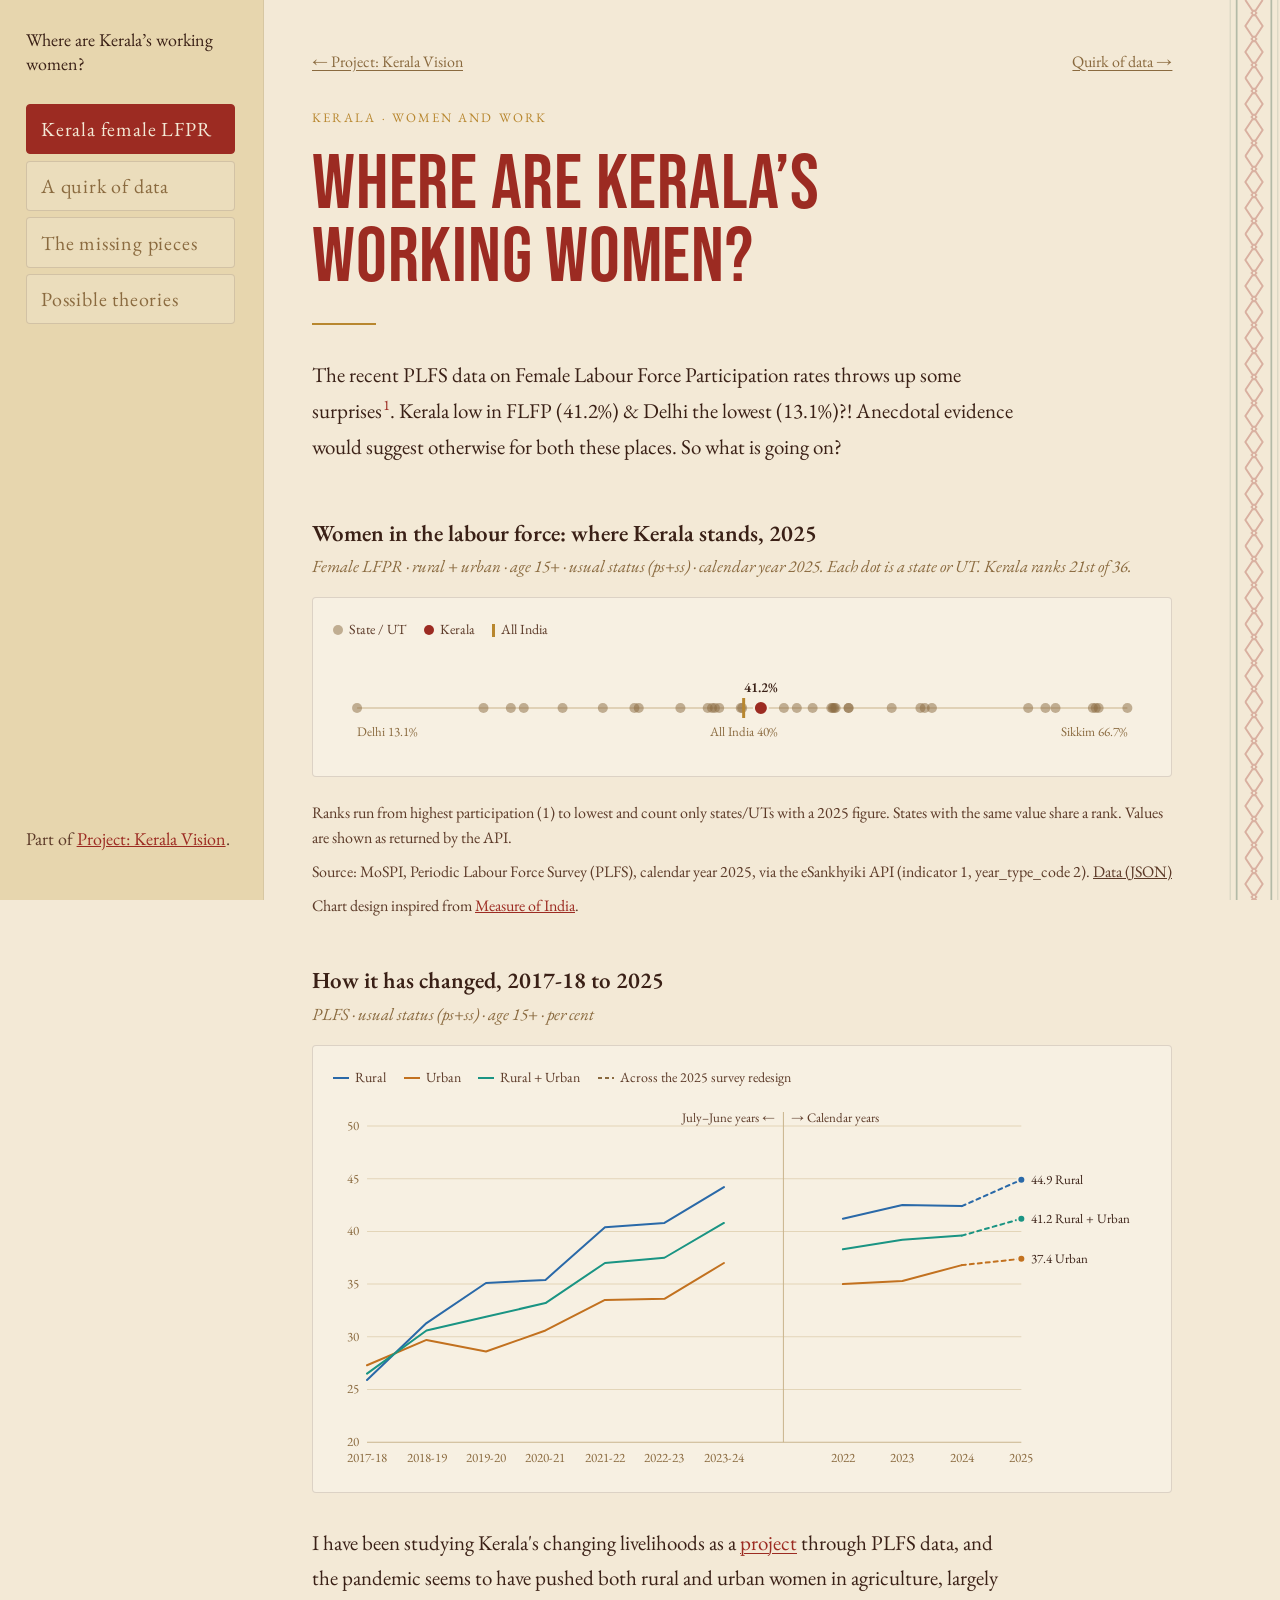
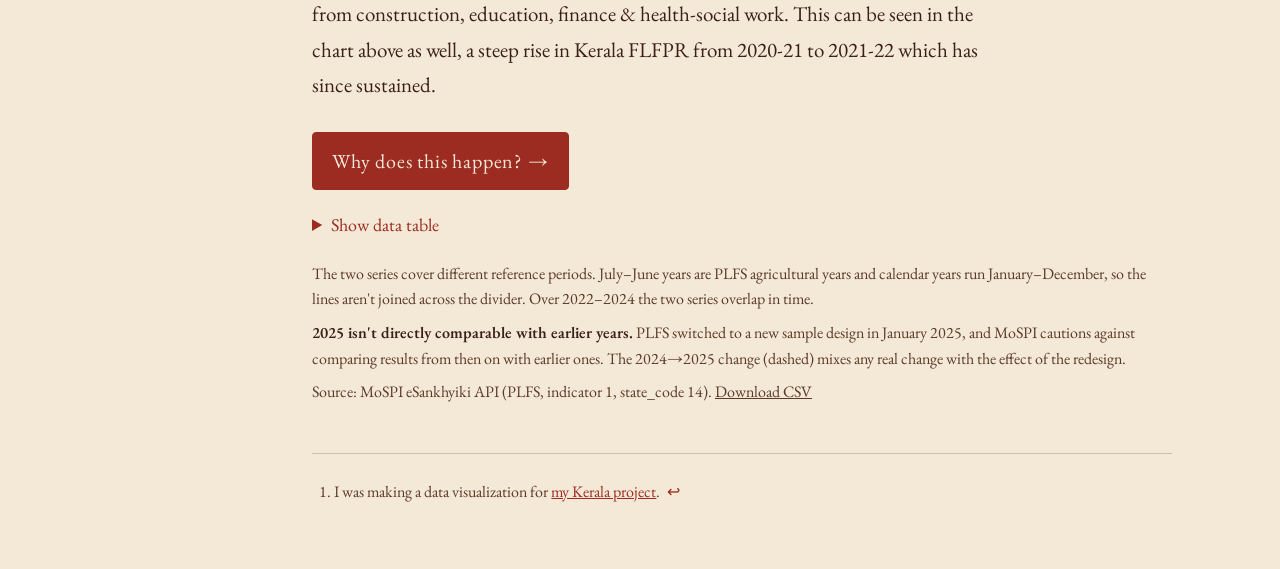
<file: index.html>
<!doctype html>
<html lang="en">
<head>
<meta charset="utf-8">
<meta name="viewport" content="width=device-width, initial-scale=1">
<title>Kerala Female LFPR</title>
<meta name="description" content="PLFS data puts Kerala in the middle on female labour force participation (41.2%) and Delhi last (13.1%). What is going on?">
<meta property="og:type" content="website">
<meta property="og:site_name" content="Where are Kerala’s working women?">
<meta property="og:title" content="Where are Kerala’s working women?">
<meta property="og:description" content="PLFS data puts Kerala in the middle on female labour force participation (41.2%) and Delhi last (13.1%). What is going on?">
<meta property="og:url" content="https://kaustubh-misra.github.io/kerala-flfpr/">
<meta property="og:image" content="https://kaustubh-misra.github.io/kerala-flfpr/assets/social-card-two-women.jpg">
<meta property="og:image:width" content="1200">
<meta property="og:image:height" content="630">
<meta property="og:image:alt" content="Where are Kerala’s working women? Title card with B. Prabha’s painting Two Women.">
<meta name="twitter:card" content="summary_large_image">
<meta name="twitter:title" content="Where are Kerala’s working women?">
<meta name="twitter:description" content="PLFS data puts Kerala in the middle on female labour force participation (41.2%) and Delhi last (13.1%). What is going on?">
<meta name="twitter:image" content="https://kaustubh-misra.github.io/kerala-flfpr/assets/social-card-two-women.jpg">
<link rel="preconnect" href="https://fonts.googleapis.com">
<link rel="preconnect" href="https://fonts.gstatic.com" crossorigin>
<link rel="stylesheet" href="https://fonts.googleapis.com/css2?family=Bebas+Neue&family=EB+Garamond:ital,wght@0,400;0,500;0,600;0,700;1,400&display=swap">
<link rel="stylesheet" href="theme.css">
<style>
  #table th:nth-child(2), #table td:nth-child(2) { text-align: left; }
</style>
</head>
<body>
<aside class="kv-panel">
  <nav class="kv-nav" aria-label="Pages">
    <a class="kv-wordmark" href="index.html">Where are Kerala’s working women?</a>
    <a href="index.html" aria-current="page">Kerala female LFPR</a>
    <a href="tiers.html">A quirk of data</a>
    <a href="missing-pieces.html">The missing pieces</a>
    <a href="possible-theories.html">Possible theories</a>
  </nav>
  <p class="kv-about">Part of <a href="https://kaustubh-misra.github.io/kerala-vision/kerala-vision/index.html" target="_blank" rel="noopener">Project: Kerala Vision</a>.</p>
</aside>
<div class="kv-watermark" aria-hidden="true"></div>
<main>
  <div class="nav"><a href="https://kaustubh-misra.github.io/kerala-vision/kerala-vision/index.html">← Project: Kerala Vision</a><a class="next" href="tiers.html">Quirk of data →</a></div>

  <header class="hero">
    <p class="eyebrow">Kerala · Women and work</p>
    <h1>Where are Kerala’s working women?</h1>
    <div class="rule"></div>
    <div class="blurb">
      <p>The recent PLFS data on Female Labour Force Participation rates throws up some surprises<sup class="fnref"><a href="#fn1" id="fnref1" aria-describedby="fn-label">1</a></sup>. Kerala low in FLFP (41.2%) &amp; Delhi the lowest (13.1%)?! Anecdotal evidence would suggest otherwise for both these places. So what is going on?</p>
    </div>
  </header>

  <section class="strip-section">
    <h2>Women in the labour force: where Kerala stands, 2025</h2>
    <p class="sub" id="stripSub">Female LFPR · rural + urban · age 15+ · usual status (ps+ss) · calendar year 2025. Each dot is a state or UT.</p>
    <div class="card" id="stripCard">
      <div class="legend" aria-hidden="true">
        <span><i class="dot dot-state"></i>State / UT</span>
        <span><i class="dot dot-kerala"></i>Kerala</span>
        <span><i class="tickkey"></i>All India</span>
      </div>
      <div id="strip" class="chartwrap"><p class="err">Loading…</p></div>
      <div class="tooltip" id="stripTip" role="status" aria-live="polite"></div>
    </div>
    <div class="notes">
      <p>Ranks run from highest participation (1) to lowest and count only states/UTs with a 2025 figure. States with the same value share a rank. Values are shown as returned by the API.</p>
      <p>Source: MoSPI, Periodic Labour Force Survey (PLFS), calendar year 2025, via the eSankhyiki API (indicator 1, year_type_code 2). <a href="strip_2025.json" style="color:inherit">Data (JSON)</a></p>
      <p>Chart design inspired from <a href="https://measure.thisindianlife.today/states/kerala/#deeper" target="_blank" rel="noopener">Measure of India</a>.</p>
    </div>
  </section>

  <h2 class="trend-h">How it has changed, 2017-18 to 2025</h2>
  <p class="sub">PLFS · usual status (ps+ss) · age 15+ · per cent</p>

  <div class="card" id="card">
    <div class="legend" id="legend"></div>
    <div id="chart" class="chartwrap"><p class="err">Loading…</p></div>
    <div class="tooltip" id="tip" role="status" aria-live="polite"></div>
  </div>

  <div class="blurb" style="margin-top: 1.5em;">
    <p>I have been studying Kerala's changing livelihoods as a <a href="https://kaustubh-misra.github.io/kerala-vision/kerala-vision/livelihoods.html" target="_blank" rel="noopener">project</a> through PLFS data, and the pandemic seems to have pushed both rural and urban women in agriculture, largely from construction, education, finance &amp; health-social work. This can be seen in the chart above as well, a steep rise in Kerala FLFPR from 2020-21 to 2021-22 which has since sustained.</p>
    <a class="btn-next" href="tiers.html">Why does this happen? →</a>
  </div>

  <details>
    <summary>Show data table</summary>
    <div class="tablewrap"><table id="table"></table></div>
  </details>

  <div class="notes">
    <p>The two series cover different reference periods. July–June years are PLFS agricultural years and calendar years run January–December, so the lines aren't joined across the divider. Over 2022–2024 the two series overlap in time.</p>
    <p><strong>2025 isn't directly comparable with earlier years.</strong> PLFS switched to a new sample design in January 2025, and MoSPI cautions against comparing results from then on with earlier ones. The 2024→2025 change (dashed) mixes any real change with the effect of the redesign.</p>
    <p>Source: MoSPI eSankhyiki API (PLFS, indicator 1, state_code 14). <a href="kerala_female_lfpr.csv" style="color:inherit">Download CSV</a></p>
  </div>

  <footer class="footnotes">
    <h2 id="fn-label" class="visually-hidden">Footnotes</h2>
    <ol>
      <li id="fn1">I was making a data visualization for <a href="https://kaustubh-misra.github.io/kerala-vision/kerala-vision/index.html" target="_blank" rel="noopener">my Kerala project</a>. <a href="#fnref1" class="fnback" aria-label="Back to text">↩</a></li>
    </ol>
  </footer>

</main>

<script>
const SERIES = [
  { key: "Rural",       label: "Rural",         color: "--series-1" },
  { key: "Urban",       label: "Urban",         color: "--series-2" },
  { key: "Rural+Urban", label: "Rural + Urban", color: "--series-3" },
];
const SVGNS = "http://www.w3.org/2000/svg";

// Draw at the container's real width (so text keeps its size on phones) and
// redraw whenever that width changes, e.g. on rotation.
function whenSized(host, draw) {
  let w = 0;
  new ResizeObserver(() => {
    const nw = Math.round(host.clientWidth);
    if (nw && nw !== w) { w = nw; draw(); }
  }).observe(host);
}
// First year collected under the January 2025 PLFS sample redesign
const REDESIGN_YEAR = "2025";

function el(name, attrs, parent) {
  const e = document.createElementNS(SVGNS, name);
  for (const k in attrs) e.setAttribute(k, attrs[k]);
  if (parent) parent.appendChild(e);
  return e;
}

function parseCSV(text) {
  const lines = text.trim().split(/\r?\n/);
  const head = lines[0].split(",");
  return lines.slice(1).map(l => {
    const cells = l.split(",");
    const row = {};
    head.forEach((h, i) => row[h] = cells[i]);
    return row;
  });
}

function buildLegend() {
  const legend = document.getElementById("legend");
  SERIES.forEach(s => {
    const item = document.createElement("span");
    const key = document.createElement("i");
    key.className = "key";
    key.style.background = `var(${s.color})`;
    item.appendChild(key);
    item.appendChild(document.createTextNode(s.label));
    legend.appendChild(item);
  });
  const item = document.createElement("span");
  const key = document.createElement("i");
  key.className = "key dashed";
  item.appendChild(key);
  item.appendChild(document.createTextNode("Across the 2025 survey redesign"));
  legend.appendChild(item);
}

function buildTable(rows) {
  const t = document.getElementById("table");
  const hr = t.createTHead().insertRow();
  ["Year", "Series", "Rural", "Urban", "Rural+Urban"].forEach(h => {
    const th = document.createElement("th"); th.textContent = h; hr.appendChild(th);
  });
  const tb = t.createTBody();
  rows.forEach(r => {
    const tr = tb.insertRow();
    [r.Year, r.Series, r.Rural, r.Urban, r["Rural+Urban"]].forEach(v => { tr.insertCell().textContent = v; });
  });
}

function draw(rows) {
  const host = document.getElementById("chart");
  host.textContent = "";
  const W = Math.max(300, host.clientWidth), compact = W < 560;
  const H = compact ? 300 : 380;
  const m = { top: 28, right: compact ? 44 : 130, bottom: 36, left: 34 };
  const iw = W - m.left - m.right, ih = H - m.top - m.bottom;

  // x slots: one per row, plus one extra slot of air between the two series
  const gapAfter = rows.findIndex((r, i) => i > 0 && r.Series !== rows[i - 1].Series);
  const slots = rows.length + (gapAfter > 0 ? 1 : 0);
  const step = iw / (slots - 1);
  const xs = rows.map((r, i) => m.left + (i + (gapAfter > 0 && i >= gapAfter ? 1 : 0)) * step);

  const yMin = 20, yMax = 50;
  const y = v => m.top + ih - (v - yMin) / (yMax - yMin) * ih;

  const svg = el("svg", {
    viewBox: `0 0 ${W} ${H}`, class: "chart", tabindex: "0", role: "img",
    "aria-label": "Line chart of Kerala female LFPR by sector, 2017-18 to 2025. Use left and right arrow keys to step through years."
  }, host);

  // gridlines + y ticks
  for (let v = yMin; v <= yMax; v += 5) {
    el("line", { x1: m.left, x2: W - m.right, y1: y(v), y2: y(v),
      stroke: v === yMin ? "var(--axis)" : "var(--grid)", "stroke-width": 1 }, svg);
    const t = el("text", { x: m.left - 8, y: y(v) + 4, "text-anchor": "end", class: "tick" }, svg);
    t.textContent = v;
  }
  // x ticks, right to left, skipping any that would crowd the one after it
  let nextLeft = Infinity;
  for (let i = rows.length - 1; i >= 0; i--) {
    const half = rows[i].Year.length * 3.5;
    if (xs[i] + half > nextLeft - 6) continue;
    const t = el("text", { x: xs[i], y: H - m.bottom + 20, "text-anchor": "middle", class: "tick" }, svg);
    t.textContent = rows[i].Year;
    nextLeft = xs[i] - half;
  }

  // divider between the two series
  if (gapAfter > 0) {
    const dx = (xs[gapAfter - 1] + xs[gapAfter]) / 2;
    el("line", { x1: dx, x2: dx, y1: m.top - 14, y2: m.top + ih, stroke: "var(--axis)", "stroke-width": 1 }, svg);
    const a = el("text", { x: dx - 8, y: m.top - 4, "text-anchor": "end", class: "era" }, svg);
    a.textContent = compact ? "Jul–Jun ←" : "July–June years ←";
    const b = el("text", { x: dx + 8, y: m.top - 4, "text-anchor": "start", class: "era" }, svg);
    b.textContent = compact ? "→ Calendar" : "→ Calendar years";
  }

  // lines, one path per (series, period) so periods aren't joined
  const groups = gapAfter > 0 ? [[0, gapAfter], [gapAfter, rows.length]] : [[0, rows.length]];
  // within each period, consecutive points join solid unless the second one is the
  // first year under the redesign, in which case that segment is dashed
  const pt = (s, i) => `${xs[i]},${y(parseFloat(rows[i][s.key]))}`;
  SERIES.forEach(s => {
    groups.forEach(([a, b]) => {
      let d = "";
      for (let i = a; i < b; i++) {
        const breaks = i > a && rows[i].Year === REDESIGN_YEAR;
        if (breaks) {
          el("path", { d: `M${pt(s, i - 1)}L${pt(s, i)}`, fill: "none", stroke: `var(${s.color})`,
            "stroke-width": 2, "stroke-dasharray": "4 4", "stroke-linecap": "round" }, svg);
        }
        d += `${i === a || breaks ? "M" : "L"}${pt(s, i)}`;
      }
      el("path", { d, fill: "none", stroke: `var(${s.color})`, "stroke-width": 2,
        "stroke-linejoin": "round", "stroke-linecap": "round" }, svg);
    });
  });

  // end dots + direct labels at the last point
  const last = rows.length - 1;
  SERIES.forEach(s => {
    const v = rows[last][s.key];
    el("circle", { cx: xs[last], cy: y(parseFloat(v)), r: 4, fill: `var(${s.color})`,
      stroke: "var(--surface-1)", "stroke-width": 2 }, svg);
    const t = el("text", { x: xs[last] + 10, y: y(parseFloat(v)) + 4, class: "endlabel" }, svg);
    t.textContent = compact ? v : `${v} ${s.label}`;
  });

  // hover layer: crosshair + per-series dots, snapping to the nearest year
  const hover = el("g", { opacity: 0 }, svg);
  const cross = el("line", { y1: m.top, y2: m.top + ih, stroke: "var(--axis)", "stroke-width": 1 }, hover);
  const hdots = SERIES.map(s => el("circle", { r: 4, fill: `var(${s.color})`,
    stroke: "var(--surface-1)", "stroke-width": 2 }, hover));
  const tip = document.getElementById("tip");
  const card = document.getElementById("card");

  function show(i) {
    const r = rows[i];
    cross.setAttribute("x1", xs[i]); cross.setAttribute("x2", xs[i]);
    SERIES.forEach((s, k) => {
      hdots[k].setAttribute("cx", xs[i]);
      hdots[k].setAttribute("cy", y(parseFloat(r[s.key])));
    });
    hover.setAttribute("opacity", 1);

    tip.textContent = "";
    const hd = document.createElement("div");
    hd.className = "hd";
    hd.textContent = `${r.Year} · ${r.Series === "Calendar" ? "Calendar year" : "July–June"}` +
      (r.Year === REDESIGN_YEAR ? " · new survey design" : "");
    tip.appendChild(hd);
    SERIES.forEach(s => {
      const row = document.createElement("div"); row.className = "row";
      const key = document.createElement("i"); key.className = "key"; key.style.background = `var(${s.color})`;
      const b = document.createElement("b"); b.textContent = r[s.key];
      const lab = document.createElement("span"); lab.textContent = s.label;
      row.append(key, b, lab);
      tip.appendChild(row);
    });

    const box = svg.getBoundingClientRect(), cbox = card.getBoundingClientRect();
    const scale = box.width / W;
    let left = box.left - cbox.left + xs[i] * scale + 14;
    if (left + tip.offsetWidth > cbox.width - 8) left -= tip.offsetWidth + 28;
    tip.style.left = `${Math.max(8, left)}px`;
    tip.style.top = `${box.top - cbox.top + m.top * scale}px`;
    tip.style.opacity = 1;
  }
  function hide() { hover.setAttribute("opacity", 0); tip.style.opacity = 0; }

  let cur = -1;
  const hit = el("rect", { x: m.left - step / 2, y: m.top, width: iw + step, height: ih, fill: "transparent" }, svg);
  const pick = e => {
    const p = svg.createSVGPoint(); p.x = e.clientX; p.y = e.clientY;
    const px = p.matrixTransform(svg.getScreenCTM().inverse()).x;
    let best = 0;
    xs.forEach((x, i) => { if (Math.abs(x - px) < Math.abs(xs[best] - px)) best = i; });
    cur = best; show(best);
  };
  hit.addEventListener("pointermove", pick);
  hit.addEventListener("pointerdown", pick);
  hit.addEventListener("pointerleave", e => { if (e.pointerType !== "touch") hide(); });
  document.addEventListener("pointerdown", e => { if (svg.isConnected && !svg.contains(e.target)) hide(); });
  svg.addEventListener("keydown", e => {
    if (e.key === "ArrowRight") cur = Math.min(rows.length - 1, cur + 1);
    else if (e.key === "ArrowLeft") cur = Math.max(0, cur < 0 ? 0 : cur - 1);
    else if (e.key === "Escape") { hide(); return; }
    else return;
    e.preventDefault(); show(cur);
  });
  svg.addEventListener("blur", hide);
}

buildLegend();
fetch("kerala_female_lfpr.csv")
  .then(r => { if (!r.ok) throw new Error(r.status); return r.text(); })
  .then(text => { const rows = parseCSV(text); whenSized(document.getElementById("chart"), () => draw(rows)); buildTable(rows); })
  .catch(() => {
    const host = document.getElementById("chart");
    host.innerHTML = '<p class="err">Couldn\'t load kerala_female_lfpr.csv. Serve this folder over HTTP (opening the file directly won\'t work).</p>';
  });
</script>

<script>
// Strip plot: every state's 2025 female LFPR on one line, Kerala highlighted
(function () {
  const NS = "http://www.w3.org/2000/svg";
  const HIGHLIGHT = "Kerala";
  const mk = (name, attrs, parent) => {
    const e = document.createElementNS(NS, name);
    for (const k in attrs) e.setAttribute(k, attrs[k]);
    if (parent) parent.appendChild(e);
    return e;
  };
  const ordinal = n => n + ({ 1: "st", 2: "nd", 3: "rd" }[(n % 100 > 10 && n % 100 < 14) ? 0 : n % 10] || "th");

  function draw(d) {
    const states = d.states.map(s => ({ ...s, v: parseFloat(s.value) })).sort((a, b) => a.v - b.v);
    const N = states.length;
    const rank = v => 1 + states.filter(s => s.v > v).length;
    const hl = states.find(s => s.state === HIGHLIGHT);

    if (hl) {
      // added once; the chart itself redraws on resize
      const subEl = document.getElementById("stripSub");
      if (!subEl.dataset.ranked) { subEl.append(` ${HIGHLIGHT} ranks ${ordinal(rank(hl.v))} of ${N}.`); subEl.dataset.ranked = "1"; }
    }

    const host = document.getElementById("strip");
    host.textContent = "";
    const W = Math.max(300, host.clientWidth), H = 112, ly = 58;
    const m = { left: 24, right: 24 };
    const min = states[0].v, max = states[N - 1].v;
    const x = v => m.left + (v - min) / (max - min) * (W - m.left - m.right);

    const svg = mk("svg", { viewBox: `0 0 ${W} ${H}`, class: "chart", tabindex: "0", role: "img",
      "aria-label": `Strip plot of female LFPR in 2025 across ${N} states and UTs. ` +
        (hl ? `${HIGHLIGHT} is ${hl.value}%, ranked ${rank(hl.v)} of ${N}. ` : "") +
        "Use left and right arrow keys to step through states." }, host);

    mk("line", { x1: x(min), x2: x(max), y1: ly, y2: ly, stroke: "var(--axis)", "stroke-width": 1 }, svg);
    states.filter(s => s !== hl).forEach(s => {
      mk("circle", { cx: x(s.v), cy: ly, r: 5, fill: "var(--text-muted)", "fill-opacity": 0.5 }, svg);
    });

    // All-India tick, labelled below when it clears the end labels
    const ai = parseFloat(d.all_india);
    let aiLabel = null;
    if (Number.isFinite(ai)) {
      mk("line", { x1: x(ai), x2: x(ai), y1: ly - 10, y2: ly + 10, stroke: "var(--india)", "stroke-width": 3 }, svg);
      if (x(ai) - x(min) > 110 && x(max) - x(ai) > 110)
        aiLabel = mk("text", { x: x(ai), y: ly + 28, "text-anchor": "middle", class: "tick" }, svg);
      if (aiLabel) aiLabel.textContent = `All India ${d.all_india}%`;
    }

    // lowest and highest at the ends (ties share the label)
    const names = v => states.filter(s => s.v === v).map(s => s.state).join(", ");
    const lo = mk("text", { x: x(min), y: ly + 28, "text-anchor": "start", class: "tick" }, svg);
    lo.textContent = `${names(min)} ${states[0].value}%`;
    const hi = mk("text", { x: x(max), y: ly + 28, "text-anchor": "end", class: "tick" }, svg);
    hi.textContent = `${names(max)} ${states[N - 1].value}%`;
    if (aiLabel) {
      const a = aiLabel.getBBox(), l = lo.getBBox(), h = hi.getBBox();
      if (a.x < l.x + l.width + 8 || a.x + a.width > h.x - 8) aiLabel.remove();
    }

    if (hl) {
      mk("circle", { cx: x(hl.v), cy: ly, r: 7, fill: "var(--kerala)", stroke: "var(--surface-1)", "stroke-width": 2 }, svg);
      mk("text", { x: x(hl.v), y: ly - 16, "text-anchor": "middle", class: "valuelabel" }, svg).textContent = `${hl.value}%`;
    }

    // hover / keyboard: nearest dot, ties listed together
    const ring = mk("circle", { r: 8, fill: "none", stroke: "var(--text-primary)", "stroke-width": 1.5, opacity: 0, "pointer-events": "none" }, svg);
    const tip = document.getElementById("stripTip");
    const card = document.getElementById("stripCard");

    function show(i) {
      const s = states[i];
      const group = states.filter(t => t.v === s.v);
      ring.setAttribute("cx", x(s.v)); ring.setAttribute("cy", ly); ring.setAttribute("opacity", 1);
      tip.textContent = "";
      const hd = document.createElement("div"); hd.className = "hd";
      hd.textContent = group.map(t => t.state).join(", ");
      const row = document.createElement("div"); row.className = "row";
      const b = document.createElement("b"); b.textContent = `${s.value}%`;
      const r = document.createElement("span"); r.className = "rank";
      r.textContent = `${group.length > 1 ? "joint " : ""}${ordinal(rank(s.v))} of ${N}`;
      row.append(b, r);
      tip.append(hd, row);
      const box = svg.getBoundingClientRect(), cbox = card.getBoundingClientRect();
      const scale = box.width / W;
      let left = box.left - cbox.left + x(s.v) * scale - tip.offsetWidth / 2;
      left = Math.min(Math.max(8, left), cbox.width - tip.offsetWidth - 8);
      tip.style.left = `${left}px`;
      tip.style.top = `${box.top - cbox.top + (ly - 14) * scale - tip.offsetHeight - 8}px`;
      tip.style.opacity = 1;
    }
    function hide() { ring.setAttribute("opacity", 0); tip.style.opacity = 0; }

    let cur = hl ? states.indexOf(hl) : 0;
    const hit = mk("rect", { x: 0, y: ly - 24, width: W, height: 48, fill: "transparent" }, svg);
    const pick = e => {
      const p = svg.createSVGPoint(); p.x = e.clientX; p.y = e.clientY;
      const px = p.matrixTransform(svg.getScreenCTM().inverse()).x;
      let best = 0;
      states.forEach((s, i) => { if (Math.abs(x(s.v) - px) < Math.abs(x(states[best].v) - px)) best = i; });
      if (Math.abs(x(states[best].v) - px) > 24) return hide();
      cur = best; show(best);
    };
    hit.addEventListener("pointermove", pick);
    hit.addEventListener("pointerdown", pick);
    hit.addEventListener("pointerleave", e => { if (e.pointerType !== "touch") hide(); });
    // a tap keeps its tooltip until the next tap elsewhere
    document.addEventListener("pointerdown", e => { if (svg.isConnected && !svg.contains(e.target)) hide(); });
    svg.addEventListener("keydown", e => {
      if (e.key === "ArrowRight") cur = Math.min(N - 1, cur + 1);
      else if (e.key === "ArrowLeft") cur = Math.max(0, cur - 1);
      else if (e.key === "Escape") { hide(); return; }
      else return;
      e.preventDefault(); show(cur);
    });
    svg.addEventListener("focus", () => show(cur));
    svg.addEventListener("blur", hide);
  }

  fetch("strip_2025.json")
    .then(r => { if (!r.ok) throw new Error(r.status); return r.json(); })
    .then(d => whenSized(document.getElementById("strip"), () => draw(d)))
    .catch(() => {
      document.getElementById("strip").innerHTML = '<p class="err">Couldn\'t load strip_2025.json.</p>';
    });
})();
</script>
</body>
</html>
</file>
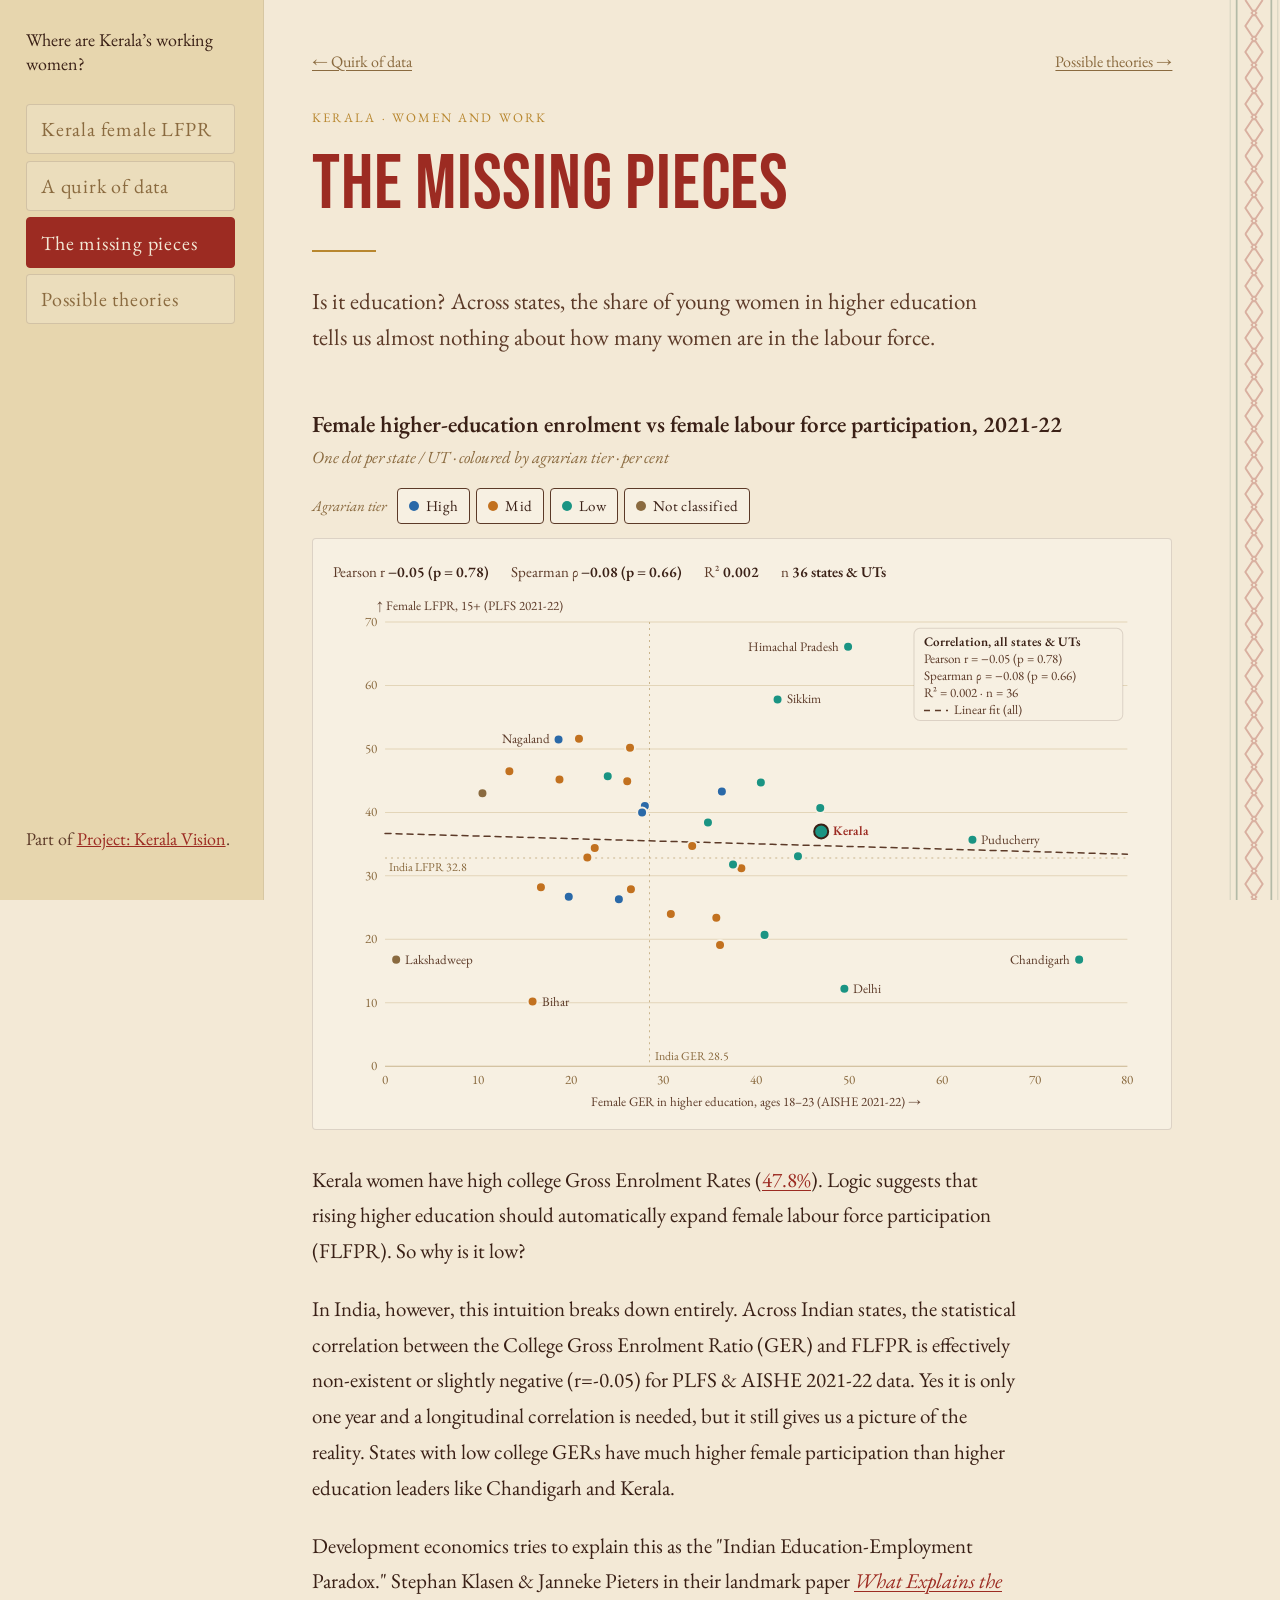
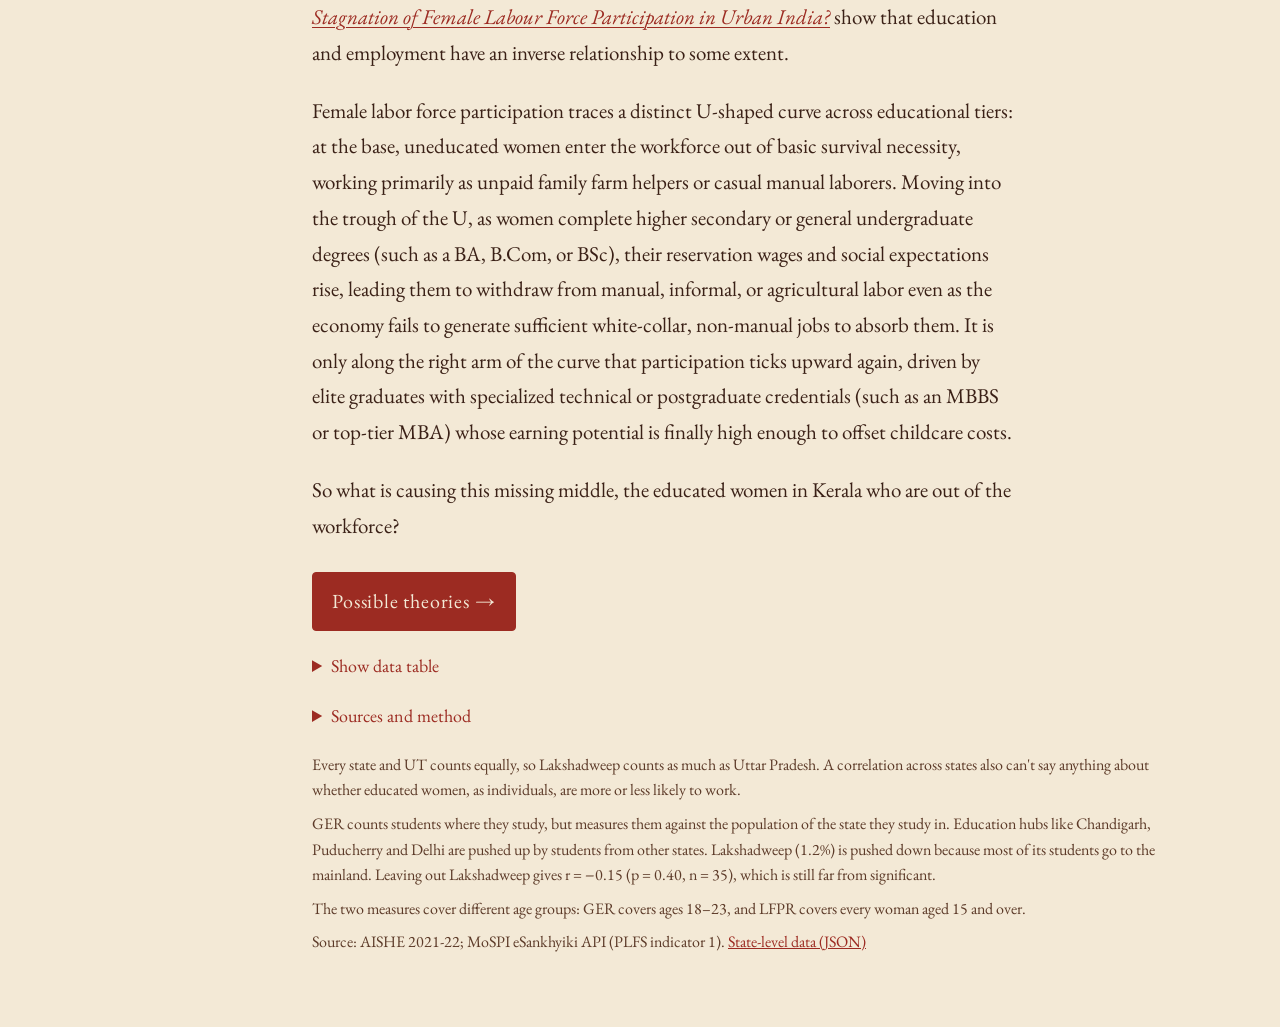
<file: missing-pieces.html>
<!doctype html>
<html lang="en">
<head>
<meta charset="utf-8">
<meta name="viewport" content="width=device-width, initial-scale=1">
<title>The Missing Pieces</title>
<meta name="description" content="PLFS data puts Kerala in the middle on female labour force participation (41.2%) and Delhi last (13.1%). What is going on?">
<meta property="og:type" content="website">
<meta property="og:site_name" content="Where are Kerala’s working women?">
<meta property="og:title" content="The missing pieces · Where are Kerala’s working women?">
<meta property="og:description" content="PLFS data puts Kerala in the middle on female labour force participation (41.2%) and Delhi last (13.1%). What is going on?">
<meta property="og:url" content="https://kaustubh-misra.github.io/kerala-flfpr/missing-pieces.html">
<meta property="og:image" content="https://kaustubh-misra.github.io/kerala-flfpr/assets/social-card-two-women.jpg">
<meta property="og:image:width" content="1200">
<meta property="og:image:height" content="630">
<meta property="og:image:alt" content="Where are Kerala’s working women? Title card with B. Prabha’s painting Two Women.">
<meta name="twitter:card" content="summary_large_image">
<meta name="twitter:title" content="The missing pieces · Where are Kerala’s working women?">
<meta name="twitter:description" content="PLFS data puts Kerala in the middle on female labour force participation (41.2%) and Delhi last (13.1%). What is going on?">
<meta name="twitter:image" content="https://kaustubh-misra.github.io/kerala-flfpr/assets/social-card-two-women.jpg">
<link rel="preconnect" href="https://fonts.googleapis.com">
<link rel="preconnect" href="https://fonts.gstatic.com" crossorigin>
<link rel="stylesheet" href="https://fonts.googleapis.com/css2?family=Bebas+Neue&family=EB+Garamond:ital,wght@0,400;0,500;0,600;0,700;1,400&display=swap">
<link rel="stylesheet" href="theme.css">

</head>
<body>
<aside class="kv-panel">
  <nav class="kv-nav" aria-label="Pages">
    <a class="kv-wordmark" href="index.html">Where are Kerala’s working women?</a>
    <a href="index.html">Kerala female LFPR</a>
    <a href="tiers.html">A quirk of data</a>
    <a href="missing-pieces.html" aria-current="page">The missing pieces</a>
    <a href="possible-theories.html">Possible theories</a>
  </nav>
  <p class="kv-about">Part of <a href="https://kaustubh-misra.github.io/kerala-vision/kerala-vision/index.html" target="_blank" rel="noopener">Project: Kerala Vision</a>.</p>
</aside>
<div class="kv-watermark" aria-hidden="true"></div>
<main>
  <div class="nav"><a href="tiers.html">← Quirk of data</a><a class="next" href="possible-theories.html">Possible theories →</a></div>
  <header class="hero">
    <p class="eyebrow">Kerala · Women and work</p>
    <h1>The missing pieces</h1>
    <div class="rule"></div>
    <div class="blurb">
      <p class="lead">Is it education? Across states, the share of young women in higher education tells us almost nothing about how many women are in the labour force.</p>
    </div>
  </header>

  <h2 class="chart-h">Female higher-education enrolment vs female labour force participation, 2021-22</h2>
  <p class="sub">One dot per state / UT · coloured by agrarian tier · per cent</p>

  <div class="controls">
    <div class="group" role="group" aria-label="Agrarian tier" id="tierGroup">
      <span class="group-label">Agrarian tier</span>
    </div>
  </div>

  <div class="card" id="card">
    <div class="stats" id="stats"></div>
    <div id="chart" class="chartwrap"><p class="err">Loading…</p></div>
    <div class="tooltip" id="tip" role="status" aria-live="polite"></div>
  </div>

  <div class="blurb" style="margin-top: 1.5em;">
    <p>Kerala women have high college Gross Enrolment Rates (<a href="https://aishe.gov.in/document/aishe-final-report-2021-22/" target="_blank" rel="noopener">47.8%</a>). Logic suggests that rising higher education should automatically expand female labour force participation (FLFPR). So why is it low?</p>
    <p>In India, however, this intuition breaks down entirely. Across Indian states, the statistical correlation between the College Gross Enrolment Ratio (GER) and FLFPR is effectively non-existent or slightly negative (r=-0.05) for PLFS &amp; AISHE 2021-22 data. Yes it is only one year and a longitudinal correlation is needed, but it still gives us a picture of the reality. States with low college GERs have much higher female participation than higher education leaders like Chandigarh and Kerala.</p>
    <p>Development economics tries to explain this as the "Indian Education-Employment Paradox." Stephan Klasen &amp; Janneke Pieters in their landmark paper <a href="https://documents1.worldbank.org/curated/en/466621488434287942/pdf/112477-JRN-PUBLIC-WBER-2015-29-3-what-explains-the-stagnation-of-female-labor-force-participation-in-urban-india-Copy.pdf" target="_blank" rel="noopener"><em>What Explains the Stagnation of Female Labour Force Participation in Urban India?</em></a> show that education and employment have an inverse relationship to some extent.</p>
    <p>Female labor force participation traces a distinct U-shaped curve across educational tiers: at the base, uneducated women enter the workforce out of basic survival necessity, working primarily as unpaid family farm helpers or casual manual laborers. Moving into the trough of the U, as women complete higher secondary or general undergraduate degrees (such as a BA, B.Com, or BSc), their reservation wages and social expectations rise, leading them to withdraw from manual, informal, or agricultural labor even as the economy fails to generate sufficient white-collar, non-manual jobs to absorb them. It is only along the right arm of the curve that participation ticks upward again, driven by elite graduates with specialized technical or postgraduate credentials (such as an MBBS or top-tier MBA) whose earning potential is finally high enough to offset childcare costs.</p>
    <p>So what is causing this missing middle, the educated women in Kerala who are out of the workforce?</p>
    <a class="btn-next" href="possible-theories.html">Possible theories →</a>
  </div>

  <details>
    <summary>Show data table</summary>
    <div class="tablewrap"><table id="table"></table></div>
  </details>

  <details class="classify">
    <summary>Sources and method</summary>
    <div class="source">
      <p><b>Sources</b></p>
      <p>Female GER: Ministry of Education, All India Survey on Higher Education (AISHE) 2021-22. Women enrolled in higher education as a share of the female population aged 18–23.</p>
      <p>Female LFPR: Ministry of Statistics and Programme Implementation (MoSPI), Periodic Labour Force Survey (PLFS), July 2021 – June 2022. Female, age 15+, rural + urban, usual status (ps+ss). Retrieved from the MoSPI <a href="https://esankhyiki.mospi.gov.in">eSankhyiki</a> API (PLFS indicator 1) on 26 October 2026.</p>
      <p>Agrarian tiers as on the <a href="tiers.html">previous page</a> (agriculture share of GSVA, 2023-24).</p>
      <p><b>Method</b></p>
      <p>Correlations are computed across the 36 states and UTs, one value each (All India is not included). Pearson's r measures a straight-line relationship, and Spearman's ρ compares the rank orders. p-values are two-sided. The dashed trend line is an ordinary least-squares fit of female LFPR on female GER. Computed with SciPy in <code>build_ger_data.py</code>.</p>
    </div>
  </details>

  <div class="notes">
    <p>Every state and UT counts equally, so Lakshadweep counts as much as Uttar Pradesh. A correlation across states also can't say anything about whether educated women, as individuals, are more or less likely to work.</p>
    <p>GER counts students where they study, but measures them against the population of the state they study in. Education hubs like Chandigarh, Puducherry and Delhi are pushed up by students from other states. Lakshadweep (1.2%) is pushed down because most of its students go to the mainland. Leaving out Lakshadweep gives r = <span id="altR"></span>, which is still far from significant.</p>
    <p>The two measures cover different age groups: GER covers ages 18–23, and LFPR covers every woman aged 15 and over.</p>
    <p>Source: AISHE 2021-22; MoSPI eSankhyiki API (PLFS indicator 1). <a href="ger_flfpr.json">State-level data (JSON)</a></p>
  </div>
</main>

<script>
const TIERS = [
  { key: "High", label: "High", color: "--tier-high" },
  { key: "Mid",  label: "Mid",  color: "--tier-mid" },
  { key: "Low",  label: "Low",  color: "--tier-low" },
  { key: null,   label: "Not classified", color: "--text-muted" },
];
// states named on the chart, and which side of the dot the name sits
const LABELS = {
  "Kerala": "right", "Delhi": "right", "Chandigarh": "left", "Himachal Pradesh": "left",
  "Bihar": "right", "Lakshadweep": "right", "Nagaland": "left", "Puducherry": "right", "Sikkim": "right",
};
const KEY_STATE = "Kerala";
const SVGNS = "http://www.w3.org/2000/svg";
// labels left off on narrow screens, where they'd run into Kerala's
const WIDE_ONLY_LABELS = new Set(["Puducherry"]);

// Draw at the container's real width (so text keeps its size on phones) and
// redraw whenever that width changes, e.g. on rotation.
function whenSized(host, draw) {
  let w = 0;
  new ResizeObserver(() => {
    const nw = Math.round(host.clientWidth);
    if (nw && nw !== w) { w = nw; draw(); }
  }).observe(host);
}

const selected = new Set(TIERS.map(t => t.key));
let DATA = null;

function el(name, attrs, parent) {
  const e = document.createElementNS(SVGNS, name);
  for (const k in attrs) if (attrs[k] != null) e.setAttribute(k, attrs[k]);
  if (parent) parent.appendChild(e);
  return e;
}
const tierOf = s => TIERS.find(t => t.key === (s.tier || null));
const fmt = v => v.toFixed(1);
const sgn = v => (v < 0 ? "−" : "") + Math.abs(v).toFixed(2);
const pfmt = p => p < 0.001 ? "p < 0.001" : `p = ${p.toFixed(2)}`;

// toggle chips: any combination allowed, but at least one stays on
function buildControls() {
  const g = document.getElementById("tierGroup");
  TIERS.forEach(t => {
    const b = document.createElement("button");
    b.type = "button";
    b.className = "chip";
    b.setAttribute("aria-pressed", selected.has(t.key));
    const sw = document.createElement("i");
    sw.className = "sw sw-dot";
    sw.style.background = `var(${t.color})`;
    b.append(sw, document.createTextNode(t.label));
    b.addEventListener("click", () => {
      if (selected.has(t.key)) {
        if (selected.size === 1) return;
        selected.delete(t.key);
      } else selected.add(t.key);
      b.setAttribute("aria-pressed", selected.has(t.key));
      render();
    });
    g.appendChild(b);
  });
}

// Pearson r and OLS fit for the current selection (the full-set figures come from SciPy in the JSON)
function pearson(rows) {
  const n = rows.length;
  if (n < 3) return null;
  const mx = rows.reduce((a, s) => a + s.ger, 0) / n, my = rows.reduce((a, s) => a + s.flfpr, 0) / n;
  let sxy = 0, sxx = 0, syy = 0;
  rows.forEach(s => { const dx = s.ger - mx, dy = s.flfpr - my; sxy += dx * dy; sxx += dx * dx; syy += dy * dy; });
  const slope = sxy / sxx;
  return { n, r: sxy / Math.sqrt(sxx * syy), slope, intercept: my - slope * mx };
}

function renderStats(sub) {
  const c = DATA.correlation;
  const box = document.getElementById("stats");
  box.textContent = "";
  const item = (label, value) => {
    const span = document.createElement("span");
    const b = document.createElement("b"); b.textContent = value;
    span.append(document.createTextNode(label + " "), b);
    box.appendChild(span);
  };
  item("Pearson r", `${sgn(c.pearson_r)} (${pfmt(c.pearson_p)})`);
  item("Spearman ρ", `${sgn(c.spearman_rho)} (${pfmt(c.spearman_p)})`);
  item("R²", c.r_squared.toFixed(3));
  item("n", `${c.n} states & UTs`);
  if (sub && sub.n !== c.n) item("Selected tiers: r", `${sgn(sub.r)} (n = ${sub.n})`);
}

function render() {
  const all = DATA.states;
  const active = all.filter(s => selected.has(s.tier || null));
  const sub = selected.size === TIERS.length ? null : pearson(active);
  renderStats(sub);

  const host = document.getElementById("chart");
  host.textContent = "";
  const W = Math.max(300, host.clientWidth), compact = W < 560;
  const H = compact ? Math.round(W * 1.05) : 520;
  const m = { top: 28, right: compact ? 12 : 24, bottom: compact ? 70 : 48, left: compact ? 40 : 52 };
  const iw = W - m.left - m.right, ih = H - m.top - m.bottom;
  const X0 = 0, X1 = 80, Y0 = 0, Y1 = 70;
  const x = v => m.left + (v - X0) / (X1 - X0) * iw;
  const y = v => m.top + ih - (v - Y0) / (Y1 - Y0) * ih;
  const c = DATA.correlation;

  const svg = el("svg", {
    viewBox: `0 0 ${W} ${H}`, class: "chart", tabindex: "0", role: "img",
    "aria-label": `Scatterplot of female higher-education GER against female LFPR for ${all.length} states and UTs, 2021-22. ` +
      `Pearson r ${sgn(c.pearson_r)}, ${pfmt(c.pearson_p)}: no meaningful correlation. Use left and right arrow keys to step through states.`
  }, host);

  for (let v = Y0; v <= Y1; v += 10) {
    el("line", { x1: m.left, x2: W - m.right, y1: y(v), y2: y(v), stroke: v === Y0 ? "var(--axis)" : "var(--grid)", "stroke-width": 1 }, svg);
    el("text", { x: m.left - 8, y: y(v) + 4, "text-anchor": "end", class: "tick" }, svg).textContent = v;
  }
  for (let v = X0; v <= X1; v += compact ? 20 : 10) {
    el("text", { x: x(v), y: m.top + ih + 18, "text-anchor": "middle", class: "tick" }, svg).textContent = v;
  }
  el("text", { x: m.left + iw / 2, y: m.top + ih + 40, "text-anchor": "middle", class: "axis-title" }, svg)
    .textContent = compact ? "Female GER, 18–23 (AISHE 2021-22) →" : "Female GER in higher education, ages 18–23 (AISHE 2021-22) →";
  el("text", { x: m.left - 8, y: m.top - 12, "text-anchor": "start", class: "axis-title" }, svg)
    .textContent = "↑ Female LFPR, 15+ (PLFS 2021-22)";

  // All India reference lines
  const ind = DATA.india;
  el("line", { x1: x(ind.ger), x2: x(ind.ger), y1: m.top, y2: m.top + ih, stroke: "var(--axis)", "stroke-dasharray": "2 4" }, svg);
  el("line", { x1: m.left, x2: W - m.right, y1: y(ind.flfpr), y2: y(ind.flfpr), stroke: "var(--axis)", "stroke-dasharray": "2 4" }, svg);
  el("text", { x: x(ind.ger) + 5, y: m.top + ih - 6, class: "ref-label" }, svg).textContent = `India GER ${fmt(ind.ger)}`;
  el("text", { x: m.left + 4, y: y(ind.flfpr) + 13, class: "ref-label" }, svg).textContent = `India LFPR ${fmt(ind.flfpr)}`;

  // least-squares trend line: all states, plus the selected tiers' line when filtered
  const fitLine = (f, attrs) => el("line", { x1: x(X0), x2: x(X1), y1: y(f.intercept + f.slope * X0), y2: y(f.intercept + f.slope * X1),
    "stroke-width": 1.5, "stroke-linecap": "round", ...attrs }, svg);
  fitLine(c, { stroke: "var(--text-secondary)", "stroke-dasharray": "6 5" });
  if (sub) fitLine(sub, { stroke: "var(--text-primary)", "stroke-dasharray": "1 4", "stroke-width": 2 });

  // correlation readout inside the plot, top-right (an empty corner of the data).
  // Narrow screens keep only the trend-line key, under the x-axis title; the
  // figures sit above the chart.
  if (compact) {
    const key = (kx, label, attrs) => {
      el("line", { x1: kx, x2: kx + 24, y1: H - 10, y2: H - 10, "stroke-width": 1.5, ...attrs }, svg);
      el("text", { x: kx + 30, y: H - 6, class: "statbox-t" }, svg).textContent = label;
    };
    key(m.left, "Linear fit (all)", { stroke: "var(--text-secondary)", "stroke-dasharray": "6 5" });
    if (sub) key(m.left + 130, "Linear fit (selected)", { stroke: "var(--text-primary)", "stroke-dasharray": "1 4", "stroke-width": 2, "stroke-linecap": "round" });
  } else {
    const bx = x(57), by = y(69), bw = x(79.5) - bx;
    el("rect", { x: bx, y: by, width: bw, height: sub ? 126 : 92, rx: 6, fill: "var(--surface-1)", stroke: "var(--border)" }, svg);
    const lines = [
      ["statbox-h", "Correlation, all states & UTs"],
      ["statbox-t", `Pearson r = ${sgn(c.pearson_r)}  (${pfmt(c.pearson_p)})`],
      ["statbox-t", `Spearman ρ = ${sgn(c.spearman_rho)}  (${pfmt(c.spearman_p)})`],
      ["statbox-t", `R² = ${c.r_squared.toFixed(3)} · n = ${c.n}`],
    ];
    if (sub) lines.push(["statbox-t", `Selected tiers: r = ${sgn(sub.r)} (n = ${sub.n})`]);
    lines.forEach(([cls, t], i) => { el("text", { x: bx + 10, y: by + 18 + i * 17, class: cls }, svg).textContent = t; });
    // trend-line key, last rows of the box
    const ky = by + 18 + lines.length * 17;
    el("line", { x1: bx + 10, x2: bx + 34, y1: ky - 4, y2: ky - 4, stroke: "var(--text-secondary)", "stroke-dasharray": "6 5", "stroke-width": 1.5 }, svg);
    el("text", { x: bx + 40, y: ky, class: "statbox-t" }, svg).textContent = "Linear fit (all)";
    if (sub) {
      el("line", { x1: bx + 10, x2: bx + 34, y1: ky + 13, y2: ky + 13, stroke: "var(--text-primary)", "stroke-dasharray": "1 4", "stroke-width": 2, "stroke-linecap": "round" }, svg);
      el("text", { x: bx + 40, y: ky + 17, class: "statbox-t" }, svg).textContent = "Linear fit (selected)";
    }
  }

  // dots: inactive tiers fade back, the key state is drawn last and larger
  const order = [...all].sort((a, b) => (a.state === KEY_STATE) - (b.state === KEY_STATE));
  const pts = order.map(s => {
    const on = selected.has(s.tier || null);
    const key = s.state === KEY_STATE;
    const dot = el("circle", { cx: x(s.ger), cy: y(s.flfpr), r: key ? 7 : 5, fill: `var(${tierOf(s).color})`,
      stroke: key ? "var(--text-primary)" : "var(--surface-1)", "stroke-width": 2, opacity: on ? 1 : 0.15 }, svg);
    return { s, dot, on, px: x(s.ger), py: y(s.flfpr) };
  });
  pts.forEach(p => {
    const side = LABELS[p.s.state];
    if (!side || !p.on || (compact && WIDE_ONLY_LABELS.has(p.s.state))) return;
    const key = p.s.state === KEY_STATE;
    const off = key ? 12 : 9;
    el("text", { x: p.px + (side === "right" ? off : -off), y: p.py + 4, "text-anchor": side === "right" ? "start" : "end",
      class: key ? "ptlabel key" : "ptlabel" }, svg).textContent = p.s.state;
  });

  // hover: nearest active dot within reach, plus a ring on it
  const ring = el("circle", { r: 10, fill: "none", stroke: "var(--text-primary)", "stroke-width": 1.5, opacity: 0, "pointer-events": "none" }, svg);
  const tip = document.getElementById("tip");
  const card = document.getElementById("card");
  const nav = pts.filter(p => p.on).sort((a, b) => a.s.ger - b.s.ger);

  function show(p) {
    ring.setAttribute("cx", p.px); ring.setAttribute("cy", p.py); ring.setAttribute("opacity", 1);
    tip.textContent = "";
    const hd = document.createElement("div"); hd.className = "hd"; hd.textContent = p.s.state;
    tip.appendChild(hd);
    const row = (label, value, swatch) => {
      const r = document.createElement("div"); r.className = "row";
      const b = document.createElement("b"); b.textContent = value;
      const sp = document.createElement("span"); sp.textContent = label;
      if (swatch) r.appendChild(swatch);
      r.append(b, sp);
      tip.appendChild(r);
    };
    row("Female GER", fmt(p.s.ger));
    row("Female LFPR", fmt(p.s.flfpr));
    const t = tierOf(p.s), sw = document.createElement("i");
    sw.className = "sw-dot"; sw.style.background = `var(${t.color})`;
    row(p.s.tier ? "agrarian tier" : "", p.s.tier ? t.label : "Not classified", sw);
    const box = svg.getBoundingClientRect(), cbox = card.getBoundingClientRect();
    const scale = box.width / W;
    let left = box.left - cbox.left + p.px * scale + 16;
    if (left + tip.offsetWidth > cbox.width - 8) left -= tip.offsetWidth + 32;
    tip.style.left = `${Math.max(8, left)}px`;
    tip.style.top = `${Math.max(8, box.top - cbox.top + p.py * scale - tip.offsetHeight / 2)}px`;
    tip.style.opacity = 1;
  }
  function hide() { ring.setAttribute("opacity", 0); tip.style.opacity = 0; }

  let cur = -1;
  const pick = e => {
    const pt = svg.createSVGPoint(); pt.x = e.clientX; pt.y = e.clientY;
    const q = pt.matrixTransform(svg.getScreenCTM().inverse());
    let best = null, bd = 24 * 24;
    nav.forEach(p => { const d = (p.px - q.x) ** 2 + (p.py - q.y) ** 2; if (d < bd) { bd = d; best = p; } });
    if (best) { cur = nav.indexOf(best); show(best); } else hide();
  };
  svg.addEventListener("pointermove", pick);
  svg.addEventListener("pointerdown", pick);
  svg.addEventListener("pointerleave", e => { if (e.pointerType !== "touch") hide(); });
  // a tap keeps its tooltip until the next tap elsewhere
  document.addEventListener("pointerdown", e => { if (svg.isConnected && !svg.contains(e.target)) hide(); });
  svg.addEventListener("keydown", e => {
    if (e.key === "ArrowRight") cur = Math.min(nav.length - 1, cur + 1);
    else if (e.key === "ArrowLeft") cur = Math.max(0, cur < 0 ? 0 : cur - 1);
    else if (e.key === "Escape") { hide(); return; }
    else return;
    e.preventDefault(); show(nav[cur]);
  });
  svg.addEventListener("blur", hide);
}

function renderTable() {
  const t = document.getElementById("table");
  const hr = t.createTHead().insertRow();
  ["State / UT", "Agrarian tier", "Female GER (%)", "Female LFPR (%)"].forEach(h => {
    const th = document.createElement("th"); th.textContent = h; hr.appendChild(th);
  });
  const tb = t.createTBody();
  [...DATA.states].sort((a, b) => b.ger - a.ger).concat([{ ...DATA.india, tier: "—" }]).forEach(s => {
    const tr = tb.insertRow();
    if (s.state === "All India") tr.className = "tier-start";
    tr.insertCell().textContent = s.state;
    tr.insertCell().textContent = s.tier || "Not classified";
    tr.insertCell().textContent = fmt(s.ger);
    tr.insertCell().textContent = fmt(s.flfpr);
  });
}

buildControls();
fetch("ger_flfpr.json")
  .then(r => { if (!r.ok) throw new Error(r.status); return r.json(); })
  .then(d => {
    DATA = d;
    const alt = d.correlation_excl_lakshadweep;
    document.getElementById("altR").textContent = `${sgn(alt.pearson_r)} (${pfmt(alt.pearson_p)}, n = ${alt.n})`;
    whenSized(document.getElementById("chart"), render); renderTable();
  })
  .catch(() => {
    document.getElementById("chart").innerHTML =
      '<p class="err">Couldn\'t load ger_flfpr.json. Serve this folder over HTTP (opening the file directly won\'t work).</p>';
  });
</script>
</body>
</html>
</file>
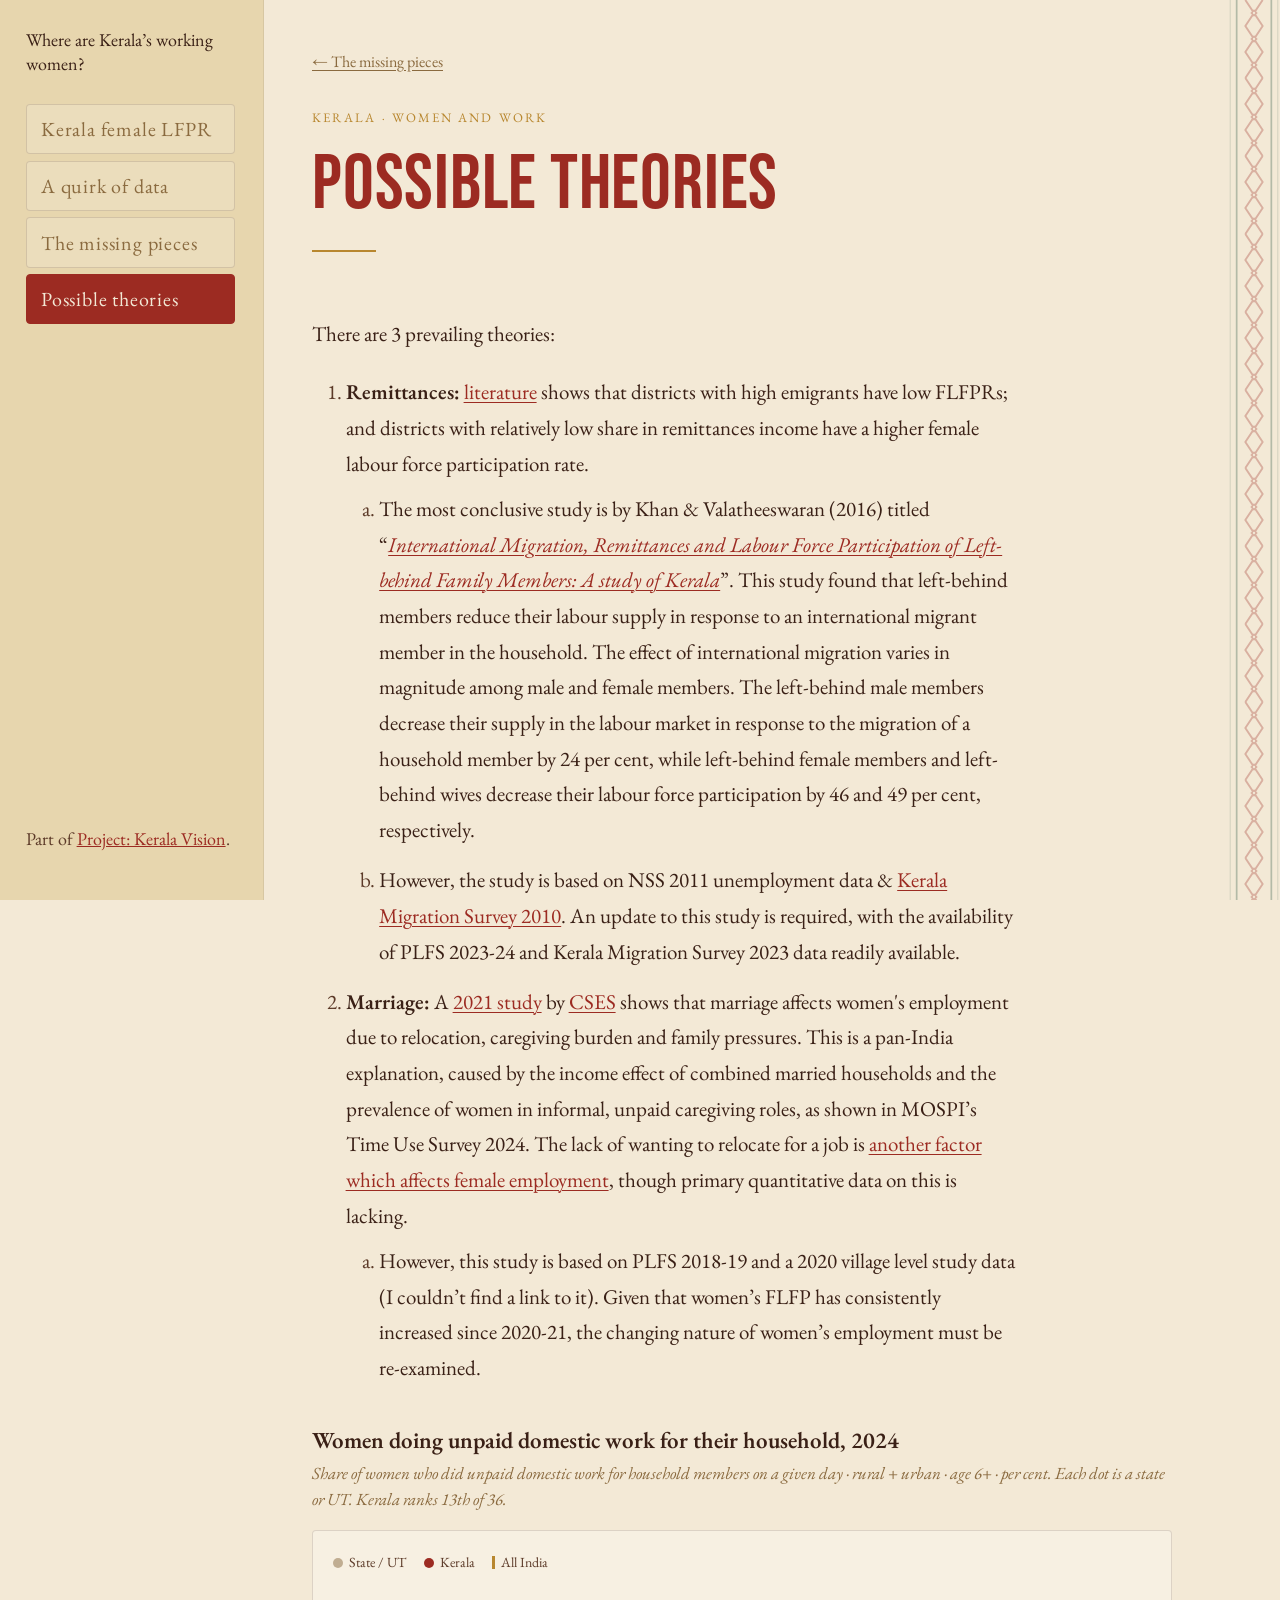
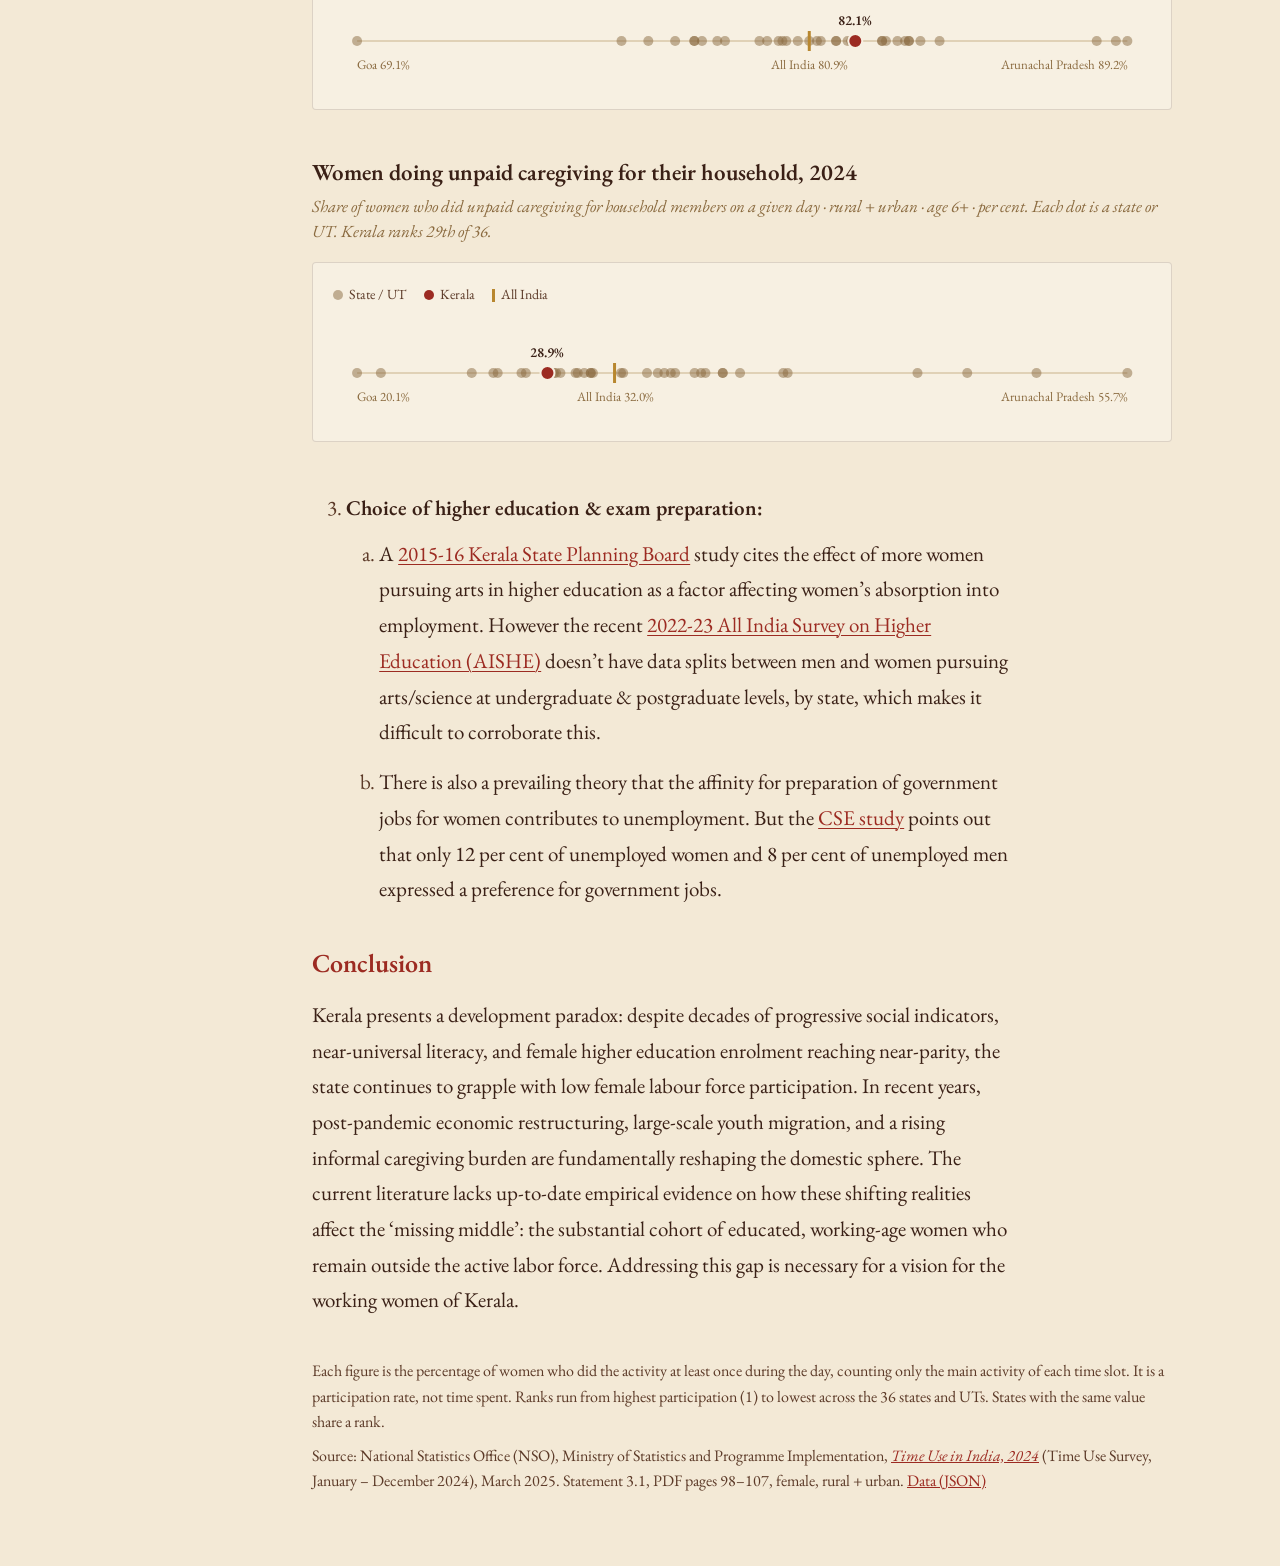
<file: possible-theories.html>
<!doctype html>
<html lang="en">
<head>
<meta charset="utf-8">
<meta name="viewport" content="width=device-width, initial-scale=1">
<title>Possible Theories</title>
<meta name="description" content="PLFS data puts Kerala in the middle on female labour force participation (41.2%) and Delhi last (13.1%). What is going on?">
<meta property="og:type" content="website">
<meta property="og:site_name" content="Where are Kerala’s working women?">
<meta property="og:title" content="Possible theories · Where are Kerala’s working women?">
<meta property="og:description" content="PLFS data puts Kerala in the middle on female labour force participation (41.2%) and Delhi last (13.1%). What is going on?">
<meta property="og:url" content="https://kaustubh-misra.github.io/kerala-flfpr/possible-theories.html">
<meta property="og:image" content="https://kaustubh-misra.github.io/kerala-flfpr/assets/social-card-two-women.jpg">
<meta property="og:image:width" content="1200">
<meta property="og:image:height" content="630">
<meta property="og:image:alt" content="Where are Kerala’s working women? Title card with B. Prabha’s painting Two Women.">
<meta name="twitter:card" content="summary_large_image">
<meta name="twitter:title" content="Possible theories · Where are Kerala’s working women?">
<meta name="twitter:description" content="PLFS data puts Kerala in the middle on female labour force participation (41.2%) and Delhi last (13.1%). What is going on?">
<meta name="twitter:image" content="https://kaustubh-misra.github.io/kerala-flfpr/assets/social-card-two-women.jpg">
<link rel="preconnect" href="https://fonts.googleapis.com">
<link rel="preconnect" href="https://fonts.gstatic.com" crossorigin>
<link rel="stylesheet" href="https://fonts.googleapis.com/css2?family=Bebas+Neue&family=EB+Garamond:ital,wght@0,400;0,500;0,600;0,700;1,400&display=swap">
<link rel="stylesheet" href="theme.css">

</head>
<body>
<aside class="kv-panel">
  <nav class="kv-nav" aria-label="Pages">
    <a class="kv-wordmark" href="index.html">Where are Kerala’s working women?</a>
    <a href="index.html">Kerala female LFPR</a>
    <a href="tiers.html">A quirk of data</a>
    <a href="missing-pieces.html">The missing pieces</a>
    <a href="possible-theories.html" aria-current="page">Possible theories</a>
  </nav>
  <p class="kv-about">Part of <a href="https://kaustubh-misra.github.io/kerala-vision/kerala-vision/index.html" target="_blank" rel="noopener">Project: Kerala Vision</a>.</p>
</aside>
<div class="kv-watermark" aria-hidden="true"></div>
<main>
  <div class="nav"><a href="missing-pieces.html">← The missing pieces</a></div>
  <header class="hero">
    <p class="eyebrow">Kerala · Women and work</p>
    <h1>Possible theories</h1>
    <div class="rule"></div>
  </header>

  <div class="blurb theories">
    <p>There are 3 prevailing theories:</p>
    <ol>
      <li><strong>Remittances:</strong> <a href="https://spb.kerala.gov.in/sites/default/files/inline-files/FEMALE%20LABOUR.pdf" target="_blank" rel="noopener">literature</a> shows that districts with high emigrants have low FLFPRs; and districts with relatively low share in remittances income have a higher female labour force participation rate.
        <ol>
          <li>The most conclusive study is by Khan &amp; Valatheeswaran (2016) titled “<a href="https://sci-hub.reatk.com/10.1177/0973801015612669" target="_blank" rel="noopener"><em>International Migration, Remittances and Labour Force Participation of Left-behind Family Members: A study of Kerala</em></a>”. This study found that left-behind members reduce their labour supply in response to an international migrant member in the household. The effect of international migration varies in magnitude among male and female members. The left-behind male members decrease their supply in the labour market in response to the migration of a household member by 24 per cent, while left-behind female members and left-behind wives decrease their labour force participation by 46 and 49 per cent, respectively.</li>
          <li>However, the study is based on NSS 2011 unemployment data &amp; <a href="https://cds.edu/wp-content/uploads/2021/02/WP450.pdf" target="_blank" rel="noopener">Kerala Migration Survey 2010</a>. An update to this study is required, with the availability of PLFS 2023-24 and Kerala Migration Survey 2023 data readily available.</li>
        </ol>
      </li>
      <li><strong>Marriage:</strong> A <a href="https://csesindia.org/making-sense-of-low-labour-market-participation-of-women-in-kerala/" target="_blank" rel="noopener">2021 study</a> by <a href="https://csesindia.org/" target="_blank" rel="noopener">CSES</a> shows that marriage affects women's employment due to relocation, caregiving burden and family pressures. This is a pan-India explanation, caused by the income effect of combined married households and the prevalence of women in informal, unpaid caregiving roles, as shown in MOSPI’s Time Use Survey 2024. The lack of wanting to relocate for a job is <a href="https://csesindia.org/making-sense-of-low-labour-market-participation-of-women-in-kerala/" target="_blank" rel="noopener">another factor which affects female employment</a>, though primary quantitative data on this is lacking.
        <ol>
          <li>However, this study is based on PLFS 2018-19 and a 2020 village level study data (I couldn’t find a link to it). Given that women’s FLFP has consistently increased since 2020-21, the changing nature of women’s employment must be re-examined.</li>
        </ol>
      </li>
    </ol>
  </div>

  <section class="strip-section">
    <h2 class="chart-h">Women doing unpaid domestic work for their household, 2024</h2>
    <p class="sub" id="domesticSub">Share of women who did unpaid domestic work for household members on a given day · rural + urban · age 6+ · per cent. Each dot is a state or UT.</p>
    <div class="card" id="domesticCard">
      <div class="legend" aria-hidden="true">
        <span><i class="dot dot-state"></i>State / UT</span>
        <span><i class="dot dot-kerala"></i>Kerala</span>
        <span><i class="tickkey"></i>All India</span>
      </div>
      <div id="domestic" class="chartwrap"><p class="err">Loading…</p></div>
      <div class="tooltip" id="domesticTip" role="status" aria-live="polite"></div>
    </div>
  </section>

  <section class="strip-section">
    <h2 class="chart-h">Women doing unpaid caregiving for their household, 2024</h2>
    <p class="sub" id="caregivingSub">Share of women who did unpaid caregiving for household members on a given day · rural + urban · age 6+ · per cent. Each dot is a state or UT.</p>
    <div class="card" id="caregivingCard">
      <div class="legend" aria-hidden="true">
        <span><i class="dot dot-state"></i>State / UT</span>
        <span><i class="dot dot-kerala"></i>Kerala</span>
        <span><i class="tickkey"></i>All India</span>
      </div>
      <div id="caregiving" class="chartwrap"><p class="err">Loading…</p></div>
      <div class="tooltip" id="caregivingTip" role="status" aria-live="polite"></div>
    </div>
  </section>

  <div class="blurb theories">
    <ol start="3">
      <li><strong>Choice of higher education &amp; exam preparation:</strong>
        <ol>
          <li>A <a href="https://spb.kerala.gov.in/sites/default/files/inline-files/FEMALE%20LABOUR.pdf" target="_blank" rel="noopener">2015-16 Kerala State Planning Board</a> study cites the effect of more women pursuing arts in higher education as a factor affecting women’s absorption into employment. However the recent <a href="https://aishe.gov.in/" target="_blank" rel="noopener">2022-23 All India Survey on Higher Education (AISHE)</a> doesn’t have data splits between men and women pursuing arts/science at undergraduate &amp; postgraduate levels, by state, which makes it difficult to corroborate this.</li>
          <li>There is also a prevailing theory that the affinity for preparation of government jobs for women contributes to unemployment. But the <a href="https://csesindia.org/making-sense-of-low-labour-market-participation-of-women-in-kerala/" target="_blank" rel="noopener">CSE study</a> points out that only 12 per cent of unemployed women and 8 per cent of unemployed men expressed a preference for government jobs.</li>
        </ol>
      </li>
    </ol>
  </div>

  <section class="theories">
    <h2 class="section-h">Conclusion</h2>
    <div class="blurb">
      <p>Kerala presents a development paradox: despite decades of progressive social indicators, near-universal literacy, and female higher education enrolment reaching near-parity, the state continues to grapple with low female labour force participation. In recent years, post-pandemic economic restructuring, large-scale youth migration, and a rising informal caregiving burden are fundamentally reshaping the domestic sphere. The current literature lacks up-to-date empirical evidence on how these shifting realities affect the ‘missing middle’: the substantial cohort of educated, working-age women who remain outside the active labor force. Addressing this gap is necessary for a vision for the working women of Kerala.</p>
    </div>
  </section>

  <div class="notes">
    <p>Each figure is the percentage of women who did the activity at least once during the day, counting only the main activity of each time slot. It is a participation rate, not time spent. Ranks run from highest participation (1) to lowest across the 36 states and UTs. States with the same value share a rank.</p>
    <p>Source: National Statistics Office (NSO), Ministry of Statistics and Programme Implementation, <a href="https://mospi.gov.in/sites/default/files/publication_reports/TUS_Report_2024_28.03.2025F.pdf" target="_blank" rel="noopener"><em>Time Use in India, 2024</em></a> (Time Use Survey, January – December 2024), March 2025. Statement 3.1, PDF pages 98–107, female, rural + urban. <a href="tus_unpaid_female.json">Data (JSON)</a></p>
  </div>
</main>

<script>
// Strip plots: every state's value on one line, Kerala highlighted (same form as page 1)
(function () {
  const NS = "http://www.w3.org/2000/svg";
  const HIGHLIGHT = "Kerala";
  const CHARTS = [
    { key: "domestic", what: "unpaid domestic work" },
    { key: "caregiving", what: "unpaid caregiving" },
  ];
  const mk = (name, attrs, parent) => {
    const e = document.createElementNS(NS, name);
    for (const k in attrs) e.setAttribute(k, attrs[k]);
    if (parent) parent.appendChild(e);
    return e;
  };
  // Draw at the container's real width (so text keeps its size on phones) and
  // redraw whenever that width changes, e.g. on rotation.
  function whenSized(host, draw) {
    let w = 0;
    new ResizeObserver(() => {
      const nw = Math.round(host.clientWidth);
      if (nw && nw !== w) { w = nw; draw(); }
    }).observe(host);
  }
  const ordinal = n => n + ({ 1: "st", 2: "nd", 3: "rd" }[(n % 100 > 10 && n % 100 < 14) ? 0 : n % 10] || "th");

  function draw(id, what, d) {
    const states = d.states.map(s => ({ ...s, v: parseFloat(s.value) })).sort((a, b) => a.v - b.v);
    const N = states.length;
    const rank = v => 1 + states.filter(s => s.v > v).length;
    const hl = states.find(s => s.state === HIGHLIGHT);

    // added once; the chart itself redraws on resize
    const subEl = document.getElementById(id + "Sub");
    if (hl && !subEl.dataset.ranked) { subEl.append(` ${HIGHLIGHT} ranks ${ordinal(rank(hl.v))} of ${N}.`); subEl.dataset.ranked = "1"; }

    const host = document.getElementById(id);
    host.textContent = "";
    const W = Math.max(300, host.clientWidth), H = 112, ly = 58;
    const m = { left: 24, right: 24 };
    const min = states[0].v, max = states[N - 1].v;
    const x = v => m.left + (v - min) / (max - min) * (W - m.left - m.right);

    const svg = mk("svg", { viewBox: `0 0 ${W} ${H}`, class: "chart", tabindex: "0", role: "img",
      "aria-label": `Strip plot of the share of women doing ${what} in 2024 across ${N} states and UTs. ` +
        (hl ? `${HIGHLIGHT} is ${hl.value}%, ranked ${rank(hl.v)} of ${N}. ` : "") +
        "Use left and right arrow keys to step through states." }, host);

    mk("line", { x1: x(min), x2: x(max), y1: ly, y2: ly, stroke: "var(--axis)", "stroke-width": 1 }, svg);
    states.filter(s => s !== hl).forEach(s => {
      mk("circle", { cx: x(s.v), cy: ly, r: 5, fill: "var(--text-muted)", "fill-opacity": 0.5 }, svg);
    });

    // All-India tick, labelled below when it clears the end labels
    const ai = parseFloat(d.all_india);
    let aiLabel = null;
    if (Number.isFinite(ai)) {
      mk("line", { x1: x(ai), x2: x(ai), y1: ly - 10, y2: ly + 10, stroke: "var(--india)", "stroke-width": 3 }, svg);
      if (x(ai) - x(min) > 110 && x(max) - x(ai) > 110)
        aiLabel = mk("text", { x: x(ai), y: ly + 28, "text-anchor": "middle", class: "tick" }, svg);
      if (aiLabel) aiLabel.textContent = `All India ${d.all_india}%`;
    }

    // lowest and highest at the ends (ties share the label)
    const names = v => states.filter(s => s.v === v).map(s => s.state).join(", ");
    const lo = mk("text", { x: x(min), y: ly + 28, "text-anchor": "start", class: "tick" }, svg);
    lo.textContent = `${names(min)} ${states[0].value}%`;
    const hi = mk("text", { x: x(max), y: ly + 28, "text-anchor": "end", class: "tick" }, svg);
    hi.textContent = `${names(max)} ${states[N - 1].value}%`;
    if (aiLabel) {
      const a = aiLabel.getBBox(), l = lo.getBBox(), h = hi.getBBox();
      if (a.x < l.x + l.width + 8 || a.x + a.width > h.x - 8) aiLabel.remove();
    }

    if (hl) {
      mk("circle", { cx: x(hl.v), cy: ly, r: 7, fill: "var(--kerala)", stroke: "var(--surface-1)", "stroke-width": 2 }, svg);
      mk("text", { x: x(hl.v), y: ly - 16, "text-anchor": "middle", class: "valuelabel" }, svg).textContent = `${hl.value}%`;
    }

    // hover / keyboard: nearest dot, ties listed together
    const ring = mk("circle", { r: 8, fill: "none", stroke: "var(--text-primary)", "stroke-width": 1.5, opacity: 0, "pointer-events": "none" }, svg);
    const tip = document.getElementById(id + "Tip");
    const card = document.getElementById(id + "Card");

    function show(i) {
      const s = states[i];
      const group = states.filter(t => t.v === s.v);
      ring.setAttribute("cx", x(s.v)); ring.setAttribute("cy", ly); ring.setAttribute("opacity", 1);
      tip.textContent = "";
      const hd = document.createElement("div"); hd.className = "hd";
      hd.textContent = group.map(t => t.state).join(", ");
      const row = document.createElement("div"); row.className = "row";
      const b = document.createElement("b"); b.textContent = `${s.value}%`;
      const r = document.createElement("span"); r.className = "rank";
      r.textContent = `${group.length > 1 ? "joint " : ""}${ordinal(rank(s.v))} of ${N}`;
      row.append(b, r);
      tip.append(hd, row);
      const box = svg.getBoundingClientRect(), cbox = card.getBoundingClientRect();
      const scale = box.width / W;
      let left = box.left - cbox.left + x(s.v) * scale - tip.offsetWidth / 2;
      left = Math.min(Math.max(8, left), cbox.width - tip.offsetWidth - 8);
      tip.style.left = `${left}px`;
      tip.style.top = `${box.top - cbox.top + (ly - 14) * scale - tip.offsetHeight - 8}px`;
      tip.style.opacity = 1;
    }
    function hide() { ring.setAttribute("opacity", 0); tip.style.opacity = 0; }

    let cur = hl ? states.indexOf(hl) : 0;
    const hit = mk("rect", { x: 0, y: ly - 24, width: W, height: 48, fill: "transparent" }, svg);
    const pick = e => {
      const p = svg.createSVGPoint(); p.x = e.clientX; p.y = e.clientY;
      const px = p.matrixTransform(svg.getScreenCTM().inverse()).x;
      let best = 0;
      states.forEach((s, i) => { if (Math.abs(x(s.v) - px) < Math.abs(x(states[best].v) - px)) best = i; });
      if (Math.abs(x(states[best].v) - px) > 24) return hide();
      cur = best; show(best);
    };
    hit.addEventListener("pointermove", pick);
    hit.addEventListener("pointerdown", pick);
    hit.addEventListener("pointerleave", e => { if (e.pointerType !== "touch") hide(); });
    // a tap keeps its tooltip until the next tap elsewhere
    document.addEventListener("pointerdown", e => { if (svg.isConnected && !svg.contains(e.target)) hide(); });
    svg.addEventListener("keydown", e => {
      if (e.key === "ArrowRight") cur = Math.min(N - 1, cur + 1);
      else if (e.key === "ArrowLeft") cur = Math.max(0, cur - 1);
      else if (e.key === "Escape") { hide(); return; }
      else return;
      e.preventDefault(); show(cur);
    });
    svg.addEventListener("focus", () => show(cur));
    svg.addEventListener("blur", hide);
  }

  fetch("tus_unpaid_female.json")
    .then(r => { if (!r.ok) throw new Error(r.status); return r.json(); })
    .then(d => CHARTS.forEach(c => whenSized(document.getElementById(c.key), () => draw(c.key, c.what, d[c.key]))))
    .catch(() => CHARTS.forEach(c => {
      document.getElementById(c.key).innerHTML =
        '<p class="err">Couldn\'t load tus_unpaid_female.json. Serve this folder over HTTP (opening the file directly won\'t work).</p>';
    }));
})();
</script>
</body>
</html>
</file>
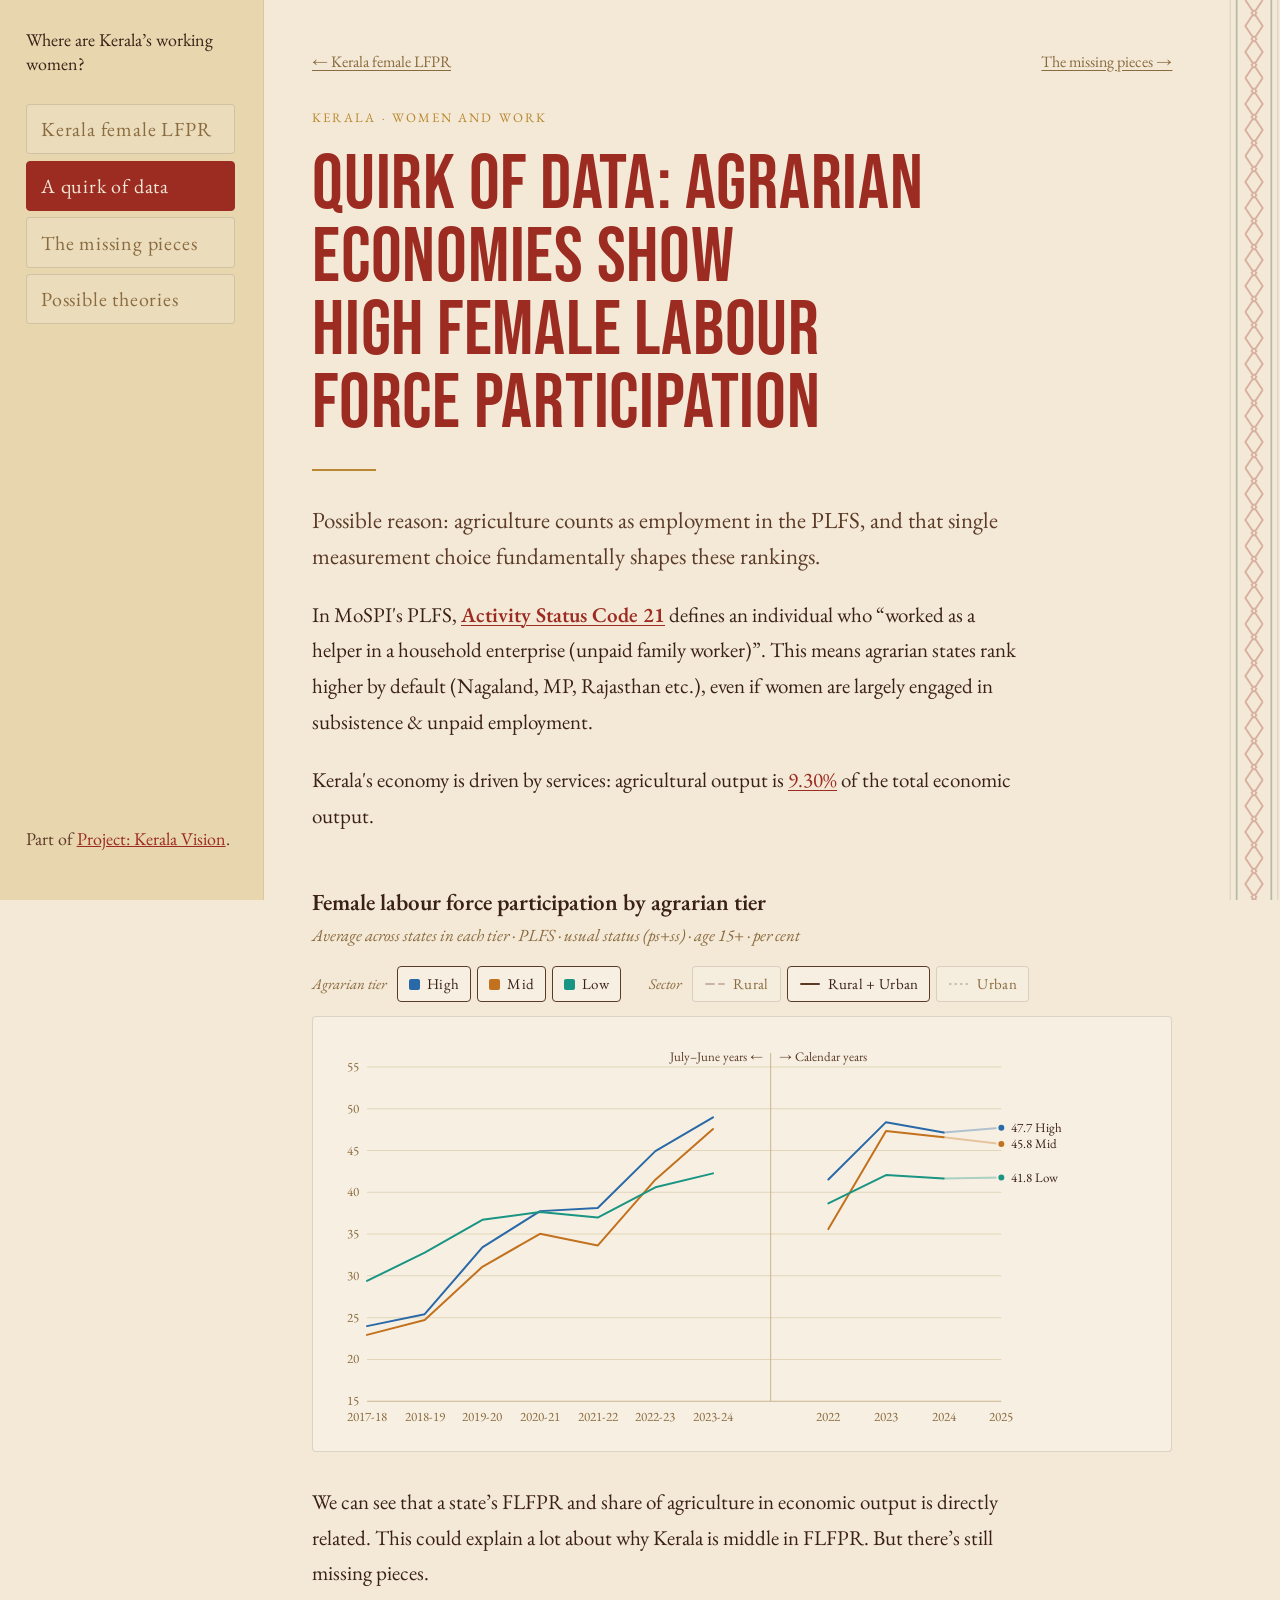
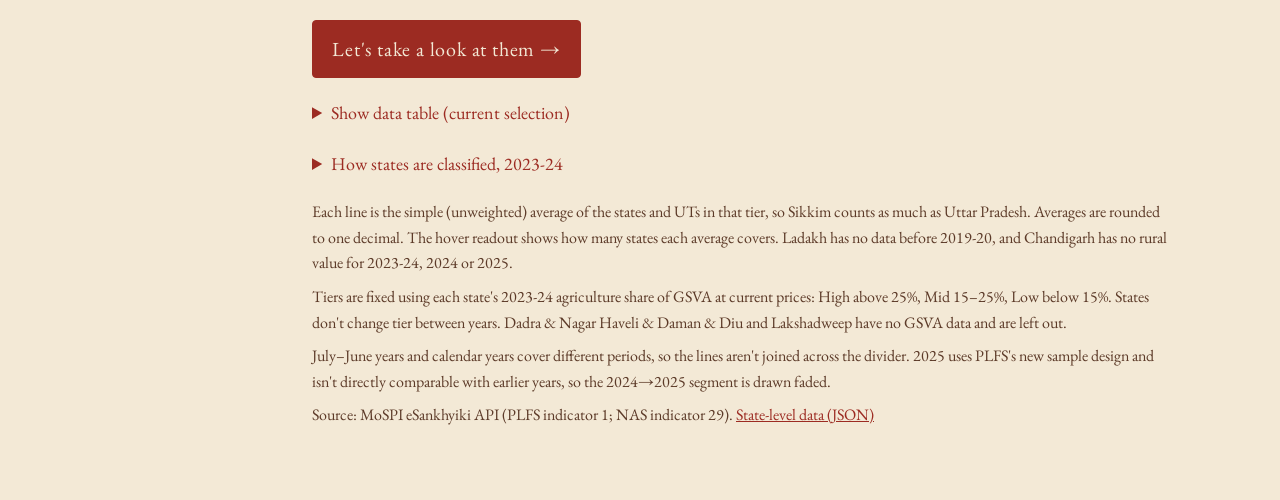
<file: tiers.html>
<!doctype html>
<html lang="en">
<head>
<meta charset="utf-8">
<meta name="viewport" content="width=device-width, initial-scale=1">
<title>FLFPR by Agrarian Tier</title>
<meta name="description" content="PLFS data puts Kerala in the middle on female labour force participation (41.2%) and Delhi last (13.1%). What is going on?">
<meta property="og:type" content="website">
<meta property="og:site_name" content="Where are Kerala’s working women?">
<meta property="og:title" content="A quirk of data: Agrarian economies show high female labour force participation · Where are Kerala’s working women?">
<meta property="og:description" content="PLFS data puts Kerala in the middle on female labour force participation (41.2%) and Delhi last (13.1%). What is going on?">
<meta property="og:url" content="https://kaustubh-misra.github.io/kerala-flfpr/tiers.html">
<meta property="og:image" content="https://kaustubh-misra.github.io/kerala-flfpr/assets/social-card-two-women.jpg">
<meta property="og:image:width" content="1200">
<meta property="og:image:height" content="630">
<meta property="og:image:alt" content="Where are Kerala’s working women? Title card with B. Prabha’s painting Two Women.">
<meta name="twitter:card" content="summary_large_image">
<meta name="twitter:title" content="A quirk of data: Agrarian economies show high female labour force participation · Where are Kerala’s working women?">
<meta name="twitter:description" content="PLFS data puts Kerala in the middle on female labour force participation (41.2%) and Delhi last (13.1%). What is going on?">
<meta name="twitter:image" content="https://kaustubh-misra.github.io/kerala-flfpr/assets/social-card-two-women.jpg">
<link rel="preconnect" href="https://fonts.googleapis.com">
<link rel="preconnect" href="https://fonts.gstatic.com" crossorigin>
<link rel="stylesheet" href="https://fonts.googleapis.com/css2?family=Bebas+Neue&family=EB+Garamond:ital,wght@0,400;0,500;0,600;0,700;1,400&display=swap">
<link rel="stylesheet" href="theme.css">

</head>
<body>
<aside class="kv-panel">
  <nav class="kv-nav" aria-label="Pages">
    <a class="kv-wordmark" href="index.html">Where are Kerala’s working women?</a>
    <a href="index.html">Kerala female LFPR</a>
    <a href="tiers.html" aria-current="page">A quirk of data</a>
    <a href="missing-pieces.html">The missing pieces</a>
    <a href="possible-theories.html">Possible theories</a>
  </nav>
  <p class="kv-about">Part of <a href="https://kaustubh-misra.github.io/kerala-vision/kerala-vision/index.html" target="_blank" rel="noopener">Project: Kerala Vision</a>.</p>
</aside>
<div class="kv-watermark" aria-hidden="true"></div>
<main>
  <div class="nav"><a href="index.html">← Kerala female LFPR</a><a class="next" href="missing-pieces.html">The missing pieces →</a></div>

  <header class="hero">
    <p class="eyebrow">Kerala · Women and work</p>
    <h1>Quirk of data: Agrarian economies show high female labour force participation</h1>
    <div class="rule"></div>
    <div class="blurb">
      <p class="lead">Possible reason: agriculture counts as employment in the PLFS, and that single measurement choice fundamentally shapes these rankings.</p>
      <p>In MoSPI's PLFS, <strong><a href="https://mospi.gov.in/sites/default/files/publication_reports/PLFS_10.4_1stVisit.pdf" target="_blank" rel="noopener">Activity Status Code 21</a></strong> defines an individual who <q>worked as a helper in a household enterprise (unpaid family worker)</q>. This means agrarian states rank higher by default (Nagaland, MP, Rajasthan etc.), even if women are largely engaged in subsistence &amp; unpaid employment.</p>
      <p>Kerala's economy is driven by services: agricultural output is <a href="#state-kerala" class="row-link">9.30%</a> of the total economic output.</p>
    </div>
  </header>

  <h2 class="chart-h">Female labour force participation by agrarian tier</h2>
  <p class="sub">Average across states in each tier · PLFS · usual status (ps+ss) · age 15+ · per cent</p>

  <div class="controls">
    <div class="group" role="group" aria-label="Agrarian tier" id="tierGroup">
      <span class="group-label">Agrarian tier</span>
    </div>
    <div class="group" role="group" aria-label="Sector" id="sectorGroup">
      <span class="group-label">Sector</span>
    </div>
  </div>

  <div class="card" id="card">
    <div id="chart" class="chartwrap"><p class="err">Loading…</p></div>
    <div class="tooltip" id="tip" role="status" aria-live="polite"></div>
  </div>

  <div class="blurb" style="margin-top: 1.5em;">
    <p>We can see that a state’s FLFPR and share of agriculture in economic output is directly related. This could explain a lot about why Kerala is middle in FLFPR. But there’s still missing pieces.</p>
    <a class="btn-next" href="missing-pieces.html">Let's take a look at them →</a>
  </div>

  <details>
    <summary>Show data table (current selection)</summary>
    <div class="tablewrap"><table id="table"></table></div>
  </details>

  <details class="classify">
    <summary>How states are classified, 2023-24</summary>
    <p class="lede">Sorted by tier, then by female LFPR, highest first. Rank is the size of the state's economy by total GSVA (1 = largest of the 34).</p>
    <div class="tablewrap"><table id="classTable"></table></div>
    <div class="source">
      <p><b>Sources</b></p>
      <p>Female LFPR: Ministry of Statistics and Programme Implementation (MoSPI), Periodic Labour Force Survey (PLFS), Annual Report July 2023 – June 2024. Female, age 15+, rural + urban, usual status (ps+ss).</p>
      <p>GSVA: MoSPI, State-wise Gross State Value Added by economic activity, 2011-12 base series, current prices, 2023-24. State estimates are compiled by the State/UT Directorates of Economics and Statistics. Recent years may be provisional and subject to revision.</p>
      <p>Both retrieved from the MoSPI <a href="https://esankhyiki.mospi.gov.in">eSankhyiki</a> API (PLFS indicator 1; NAS indicator 29, base year 2011-12) on 26 October 2026.</p>
      <p>Agri GSVA share, tiers and ranks are our own calculation: GSVA from “Agriculture, Livestock, Forestry and Fishing” ÷ “Total Gross State Value Added”. Tiers: High above 25%, Mid 15–25%, Low below 15%. Dadra &amp; Nagar Haveli &amp; Daman &amp; Diu and Lakshadweep have no GSVA data and are not classified.</p>
    </div>
  </details>

  <div class="notes">
    <p>Each line is the simple (unweighted) average of the states and UTs in that tier, so Sikkim counts as much as Uttar Pradesh. Averages are rounded to one decimal. The hover readout shows how many states each average covers. Ladakh has no data before 2019-20, and Chandigarh has no rural value for 2023-24, 2024 or 2025.</p>
    <p>Tiers are fixed using each state's 2023-24 agriculture share of GSVA at current prices: High above 25%, Mid 15–25%, Low below 15%. States don't change tier between years. Dadra &amp; Nagar Haveli &amp; Daman &amp; Diu and Lakshadweep have no GSVA data and are left out.</p>
    <p>July–June years and calendar years cover different periods, so the lines aren't joined across the divider. 2025 uses PLFS's new sample design and isn't directly comparable with earlier years, so the 2024→2025 segment is drawn faded.</p>
    <p>Source: MoSPI eSankhyiki API (PLFS indicator 1; NAS indicator 29). <a href="tier_flfpr.json">State-level data (JSON)</a></p>
  </div>
</main>

<script>
const TIERS = [
  { key: "High", label: "High", color: "--tier-high" },
  { key: "Mid",  label: "Mid",  color: "--tier-mid" },
  { key: "Low",  label: "Low",  color: "--tier-low" },
];
const SECTORS = [
  { key: "rural", label: "Rural",         dash: "8 5" },
  { key: "ru",    label: "Rural + Urban", dash: null },
  { key: "urban", label: "Urban",         dash: "0.5 5" },
];
// First year collected under the January 2025 PLFS sample redesign
const REDESIGN_YEAR = "2025";
const SVGNS = "http://www.w3.org/2000/svg";

// Draw at the container's real width (so text keeps its size on phones) and
// redraw whenever that width changes, e.g. on rotation.
function whenSized(host, draw) {
  let w = 0;
  new ResizeObserver(() => {
    const nw = Math.round(host.clientWidth);
    if (nw && nw !== w) { w = nw; draw(); }
  }).observe(host);
}

const selected = { tier: new Set(["High", "Mid", "Low"]), sector: new Set(["ru"]) };
let DATA = null;

function el(name, attrs, parent) {
  const e = document.createElementNS(SVGNS, name);
  for (const k in attrs) if (attrs[k] != null) e.setAttribute(k, attrs[k]);
  if (parent) parent.appendChild(e);
  return e;
}

function lineSwatch(dash, color) {
  const s = el("svg", { width: 22, height: 8, class: "sw sw-line", "aria-hidden": "true" });
  el("line", { x1: 2, x2: 20, y1: 4, y2: 4, stroke: color, "stroke-width": 2,
    "stroke-linecap": "round", "stroke-dasharray": dash }, s);
  return s;
}

// toggle chips: any combination allowed, but at least one stays on
function buildControls() {
  const make = (groupId, items, set, swatch) => {
    const g = document.getElementById(groupId);
    items.forEach(it => {
      const b = document.createElement("button");
      b.type = "button";
      b.className = "chip";
      b.setAttribute("aria-pressed", set.has(it.key));
      b.appendChild(swatch(it));
      b.appendChild(document.createTextNode(it.label));
      b.addEventListener("click", () => {
        if (set.has(it.key)) {
          if (set.size === 1) return;
          set.delete(it.key);
        } else set.add(it.key);
        b.setAttribute("aria-pressed", set.has(it.key));
        render();
      });
      g.appendChild(b);
    });
  };
  make("tierGroup", TIERS, selected.tier, t => {
    const s = document.createElement("i");
    s.className = "sw sw-tier";
    s.style.background = `var(${t.color})`;
    return s;
  });
  make("sectorGroup", SECTORS, selected.sector, s => lineSwatch(s.dash, "var(--text-secondary)"));
}

// average of the states in a tier with a value for that year/sector
function aggregate(tier, sector) {
  const states = DATA.states.filter(s => s.tier === tier);
  return DATA.years.map(y => {
    const vals = states.map(s => (s.values[y.year] || {})[sector]).map(parseFloat).filter(Number.isFinite);
    return vals.length ? { mean: vals.reduce((a, b) => a + b, 0) / vals.length, n: vals.length, of: states.length } : null;
  });
}

let AGG = {};
function precompute() {
  TIERS.forEach(t => SECTORS.forEach(s => { AGG[`${t.key}|${s.key}`] = aggregate(t.key, s.key); }));
}

function visibleLines() {
  const out = [];
  TIERS.forEach(t => SECTORS.forEach(s => {
    if (selected.tier.has(t.key) && selected.sector.has(s.key))
      out.push({ tier: t, sector: s, pts: AGG[`${t.key}|${s.key}`] });
  }));
  return out;
}

const fmt = v => v.toFixed(1);

function render() {
  const years = DATA.years;
  const lines = visibleLines();
  const host = document.getElementById("chart");
  host.textContent = "";

  const W = Math.max(300, host.clientWidth), compact = W < 560;
  const H = compact ? 300 : 400;
  const m = { top: 30, right: compact ? 76 : 150, bottom: 36, left: 34 };
  const iw = W - m.left - m.right, ih = H - m.top - m.bottom;

  const gapAfter = years.findIndex((y, i) => i > 0 && y.series !== years[i - 1].series);
  const step = iw / (years.length + (gapAfter > 0 ? 1 : 0) - 1);
  const xs = years.map((y, i) => m.left + (i + (gapAfter > 0 && i >= gapAfter ? 1 : 0)) * step);

  // y-scale from every tier/sector so the axis doesn't jump when toggling
  const all = Object.values(AGG).flat().filter(Boolean).map(p => p.mean);
  const yMin = Math.floor(Math.min(...all) / 5) * 5, yMax = Math.ceil(Math.max(...all) / 5) * 5;
  const y = v => m.top + ih - (v - yMin) / (yMax - yMin) * ih;

  const svg = el("svg", {
    viewBox: `0 0 ${W} ${H}`, class: "chart", tabindex: "0", role: "img",
    "aria-label": "Line chart of average female LFPR by agrarian tier and sector. Use left and right arrow keys to step through years."
  }, host);

  for (let v = yMin; v <= yMax; v += 5) {
    el("line", { x1: m.left, x2: W - m.right, y1: y(v), y2: y(v),
      stroke: v === yMin ? "var(--axis)" : "var(--grid)", "stroke-width": 1 }, svg);
    el("text", { x: m.left - 8, y: y(v) + 4, "text-anchor": "end", class: "tick" }, svg).textContent = v;
  }
  // x ticks, right to left, skipping any that would crowd the one after it
  let nextLeft = Infinity;
  for (let i = years.length - 1; i >= 0; i--) {
    const half = years[i].year.length * 3.5;
    if (xs[i] + half > nextLeft - 6) continue;
    el("text", { x: xs[i], y: H - m.bottom + 20, "text-anchor": "middle", class: "tick" }, svg).textContent = years[i].year;
    nextLeft = xs[i] - half;
  }
  if (gapAfter > 0) {
    const dx = (xs[gapAfter - 1] + xs[gapAfter]) / 2;
    el("line", { x1: dx, x2: dx, y1: m.top - 14, y2: m.top + ih, stroke: "var(--axis)", "stroke-width": 1 }, svg);
    el("text", { x: dx - 8, y: m.top - 6, "text-anchor": "end", class: "era" }, svg).textContent = compact ? "Jul–Jun ←" : "July–June years ←";
    el("text", { x: dx + 8, y: m.top - 6, "text-anchor": "start", class: "era" }, svg).textContent = compact ? "→ Calendar" : "→ Calendar years";
  }

  // one path per run of consecutive values within a period; the segment into
  // the redesign year is drawn faded
  const groups = gapAfter > 0 ? [[0, gapAfter], [gapAfter, years.length]] : [[0, years.length]];
  lines.forEach(L => {
    const style = { fill: "none", stroke: `var(${L.tier.color})`, "stroke-width": 2,
      "stroke-linejoin": "round", "stroke-linecap": "round", "stroke-dasharray": L.sector.dash };
    groups.forEach(([a, b]) => {
      let d = "";
      for (let i = a; i < b; i++) {
        const p = L.pts[i];
        if (!p) { continue; }
        const prev = i > a ? L.pts[i - 1] : null;
        const fade = prev && years[i].year === REDESIGN_YEAR;
        if (fade) el("path", { ...style, d: `M${xs[i - 1]},${y(prev.mean)}L${xs[i]},${y(p.mean)}`, opacity: 0.35 }, svg);
        d += `${!prev || fade ? "M" : "L"}${xs[i]},${y(p.mean)}`;
      }
      if (d) el("path", { ...style, d }, svg);
    });
  });

  // direct end labels only when they fit without colliding
  const last = years.length - 1;
  const ends = lines.filter(L => L.pts[last]).map(L => ({ L, yy: y(L.pts[last].mean) })).sort((a, b) => a.yy - b.yy);
  // on narrow screens there's only room for "47.7 High", not the sector too
  const fits = ends.length <= 4 && (!compact || selected.sector.size === 1) &&
    ends.every((e, i) => i === 0 || e.yy - ends[i - 1].yy >= 15);
  ends.forEach(e => {
    el("circle", { cx: xs[last], cy: e.yy, r: 4, fill: `var(${e.L.tier.color})`,
      stroke: "var(--surface-1)", "stroke-width": 2 }, svg);
    if (fits) {
      const name = selected.sector.size > 1 ? `${e.L.tier.label} · ${e.L.sector.label}` : e.L.tier.label;
      el("text", { x: xs[last] + 10, y: e.yy + 4, class: "endlabel" }, svg).textContent = `${fmt(e.L.pts[last].mean)} ${name}`;
    }
  });

  // hover: crosshair snapping to the nearest year, one readout for every visible line
  const hover = el("g", { opacity: 0 }, svg);
  const cross = el("line", { y1: m.top, y2: m.top + ih, stroke: "var(--axis)", "stroke-width": 1 }, hover);
  const hdots = lines.map(L => el("circle", { r: 4, fill: `var(${L.tier.color})`,
    stroke: "var(--surface-1)", "stroke-width": 2 }, hover));
  const tip = document.getElementById("tip");
  const card = document.getElementById("card");

  function show(i) {
    cross.setAttribute("x1", xs[i]); cross.setAttribute("x2", xs[i]);
    lines.forEach((L, k) => {
      const p = L.pts[i];
      hdots[k].setAttribute("opacity", p ? 1 : 0);
      if (p) { hdots[k].setAttribute("cx", xs[i]); hdots[k].setAttribute("cy", y(p.mean)); }
    });
    hover.setAttribute("opacity", 1);

    tip.textContent = "";
    const hd = document.createElement("div");
    hd.className = "hd";
    const yr = years[i];
    hd.textContent = `${yr.year} · ${yr.series === "Calendar" ? "Calendar year" : "July–June"}` +
      (yr.year === REDESIGN_YEAR ? " · new survey design" : "");
    tip.appendChild(hd);
    lines.filter(L => L.pts[i]).sort((a, b) => b.pts[i].mean - a.pts[i].mean).forEach(L => {
      const p = L.pts[i];
      const row = document.createElement("div"); row.className = "row";
      row.appendChild(lineSwatch(L.sector.dash, `var(${L.tier.color})`));
      const b = document.createElement("b"); b.textContent = fmt(p.mean);
      const lab = document.createElement("span"); lab.textContent = `${L.tier.label} · ${L.sector.label}`;
      const n = document.createElement("span"); n.className = "n"; n.textContent = `${p.n}/${p.of} states`;
      row.append(b, lab, n);
      tip.appendChild(row);
    });

    const box = svg.getBoundingClientRect(), cbox = card.getBoundingClientRect();
    const scale = box.width / W;
    let left = box.left - cbox.left + xs[i] * scale + 14;
    if (left + tip.offsetWidth > cbox.width - 8) left -= tip.offsetWidth + 28;
    tip.style.left = `${Math.max(8, left)}px`;
    tip.style.top = `${box.top - cbox.top + m.top * scale}px`;
    tip.style.opacity = 1;
  }
  function hide() { hover.setAttribute("opacity", 0); tip.style.opacity = 0; }

  let cur = -1;
  const hit = el("rect", { x: m.left - step / 2, y: m.top, width: iw + step, height: ih, fill: "transparent" }, svg);
  const pick = e => {
    const p = svg.createSVGPoint(); p.x = e.clientX; p.y = e.clientY;
    const px = p.matrixTransform(svg.getScreenCTM().inverse()).x;
    let best = 0;
    xs.forEach((x, i) => { if (Math.abs(x - px) < Math.abs(xs[best] - px)) best = i; });
    cur = best; show(best);
  };
  hit.addEventListener("pointermove", pick);
  hit.addEventListener("pointerdown", pick);
  hit.addEventListener("pointerleave", e => { if (e.pointerType !== "touch") hide(); });
  // a tap keeps its tooltip until the next tap elsewhere
  document.addEventListener("pointerdown", e => { if (svg.isConnected && !svg.contains(e.target)) hide(); });
  svg.addEventListener("keydown", e => {
    if (e.key === "ArrowRight") cur = Math.min(years.length - 1, cur + 1);
    else if (e.key === "ArrowLeft") cur = Math.max(0, cur < 0 ? 0 : cur - 1);
    else if (e.key === "Escape") { hide(); return; }
    else return;
    e.preventDefault(); show(cur);
  });
  svg.addEventListener("blur", hide);

  renderTable(lines);
}

function renderTable(lines) {
  const t = document.getElementById("table");
  t.textContent = "";
  const hr = t.createTHead().insertRow();
  ["Year", ...lines.map(L => `${L.tier.label} · ${L.sector.label}`)].forEach(h => {
    const th = document.createElement("th"); th.textContent = h; hr.appendChild(th);
  });
  const tb = t.createTBody();
  DATA.years.forEach((yr, i) => {
    const tr = tb.insertRow();
    tr.insertCell().textContent = `${yr.year} (${yr.series === "Calendar" ? "Cal" : "Jul–Jun"})`;
    lines.forEach(L => { const p = L.pts[i]; tr.insertCell().textContent = p ? `${fmt(p.mean)} (n=${p.n})` : "—"; });
  });
}

function renderClassification() {
  const t = document.getElementById("classTable");
  const hr = t.createTHead().insertRow();
  ["Rank", "State / UT", "Agrarian tier", "Agri GSVA share (%)", "Total GSVA (₹ Cr)", "FLFPR (%)"].forEach(h => {
    const th = document.createElement("th"); th.textContent = h; hr.appendChild(th);
  });
  const order = { High: 0, Mid: 1, Low: 2 };
  const rows = [...DATA.classification].sort((a, b) =>
    order[a.tier] - order[b.tier] || parseFloat(b.flfpr_pct) - parseFloat(a.flfpr_pct));
  const tb = t.createTBody();
  rows.forEach((r, i) => {
    const tr = tb.insertRow();
    tr.id = "state-" + r.state.toLowerCase().replace(/[^a-z]+/g, "-");
    if (i > 0 && r.tier !== rows[i - 1].tier) tr.className = "tier-start";
    tr.insertCell().textContent = r.gsva_rank;
    tr.insertCell().textContent = r.state;
    const tc = tr.insertCell(); tc.className = "tiercell";
    const sw = document.createElement("i");
    sw.style.background = `var(${TIERS.find(x => x.key === r.tier).color})`;
    tc.append(sw, document.createTextNode(r.tier));
    tr.insertCell().textContent = r.agri_share_cur_pct.toFixed(2);
    tr.insertCell().textContent = Math.round(r.total_gsva_cur_cr).toLocaleString("en-US");
    tr.insertCell().textContent = r.flfpr_pct;
  });
}

// Links to a classification row open the collapsed section, scroll to the row and flash it.
function showRow(id) {
  const tr = document.getElementById(id);
  if (!tr) return;
  tr.closest("details").open = true;
  tr.scrollIntoView({ behavior: "smooth", block: "center" });
  tr.classList.add("flash");
  setTimeout(() => tr.classList.remove("flash"), 1800);
}
document.querySelectorAll("a.row-link").forEach(a => a.addEventListener("click", e => {
  e.preventDefault();
  const id = a.getAttribute("href").slice(1);
  history.replaceState(null, "", "#" + id);
  showRow(id);
}));

buildControls();
fetch("tier_flfpr.json")
  .then(r => { if (!r.ok) throw new Error(r.status); return r.json(); })
  .then(d => { DATA = d; precompute(); whenSized(document.getElementById("chart"), render); renderClassification(); if (location.hash) showRow(location.hash.slice(1)); })
  .catch(() => {
    document.getElementById("chart").innerHTML =
      '<p class="err">Couldn\'t load tier_flfpr.json. Serve this folder over HTTP (opening the file directly won\'t work).</p>';
  });
</script>
</body>
</html>
</file>
<file: theme.css>
/* Shared design for "Where are Kerala's working women?"
   Copied from Project: Kerala Vision (kaustubh-misra.github.io/kerala-vision):
   sidebar nav, Bebas Neue + EB Garamond type, muted Panchavarna palette
   (ivory paper, ink, burgundy, gold) and the Kasavu border watermark. */

:root {
  color-scheme: light;
  --paper: #f3e9d6;
  --paper-deep: #e7d6ae;
  --ink: #3a2016;
  --ink-soft: #5c3a28;
  --sepia: #8a6a3f;
  --faint: #b9a173;
  --burgundy: #9c2b22;
  --gold: #b8872f;

  /* roles the chart code reads */
  --page: var(--paper);
  --surface-1: #f7f0e2;
  --surface-2: #ecdfc3;
  --text-primary: var(--ink);
  --text-secondary: var(--ink-soft);
  --text-muted: var(--sepia);
  --grid: #e3d5b8;
  --axis: #c9b48c;
  --border: rgba(58, 32, 22, 0.14);
  --border-strong: rgba(58, 32, 22, 0.35);
  --kerala: var(--burgundy);
  --india: var(--gold);

  /* categorical: agrarian tiers / sectors (validated on --surface-1) */
  --tier-high: #2a69a8;
  --tier-mid: #c2711f;
  --tier-low: #1a9483;
  --series-1: var(--tier-high);
  --series-2: var(--tier-mid);
  --series-3: var(--tier-low);

  --font-display: "Bebas Neue", sans-serif;
  --font-book: "EB Garamond", Garamond, Georgia, serif;
  --panel-w: 16.5rem;
}

* { box-sizing: border-box; }
html, body { margin: 0; padding: 0; }
body {
  background: var(--page);
  color: var(--text-primary);
  font: 21px/1.7 var(--font-book);
  min-height: 100vh;
}
a { color: inherit; }

/* Sidebar */
.kv-panel {
  position: fixed; left: 0; top: 0; bottom: 0; z-index: 20;
  width: var(--panel-w);
  padding: 1.75rem 1.75rem 1.75rem 1.6rem;
  display: flex; flex-direction: column; justify-content: space-between;
  background: var(--paper-deep);
  border-right: 1px solid rgba(28, 28, 28, 0.08);
  overflow-y: auto;
}
.kv-nav { display: flex; flex-direction: column; gap: 0.4rem; }
.kv-wordmark {
  font-size: 18px; line-height: 1.35; color: var(--ink);
  margin-bottom: 1.3rem; text-decoration: none; display: inline-block;
}
.kv-nav a:not(.kv-wordmark) {
  font-size: 20px; line-height: 1.3; letter-spacing: 0.04em;
  color: var(--sepia); text-decoration: none;
  padding: 0.7rem 0.9rem;
  border: 1px solid rgba(58, 32, 22, 0.14); border-radius: 4px;
  background: rgba(255, 255, 255, 0.18);
  transition: color .2s, background-color .2s, border-color .2s;
}
.kv-nav a:not(.kv-wordmark):hover { color: var(--ink); border-color: var(--gold); background: rgba(184, 135, 47, 0.12); }
.kv-nav a[aria-current="page"] { color: var(--paper); background: var(--burgundy); border-color: var(--burgundy); }
.kv-about { font-size: 18px; line-height: 1.6; color: var(--ink-soft); margin-top: 3rem; }
.kv-about a { color: var(--burgundy); }

/* Kasavu woven border, pinned to the right edge */
.kv-watermark {
  position: fixed; top: 0; right: 0; bottom: 0; width: 2cm;
  background: url("assets/kasavu-pattern.svg") repeat-y top right / 52px 78px;
  opacity: 0.3; pointer-events: none; z-index: 1;
}

/* Content column */
main { max-width: calc(62rem + 6rem); padding: 3rem 3rem 4rem; position: relative; z-index: 2; }
@media (min-width: 900px) {
  main { margin-left: var(--panel-w); padding-right: calc(2cm + 2rem); }
}
@media (max-width: 899px) {
  .kv-panel { position: static; width: auto; border-right: none; border-bottom: 1px solid rgba(28, 28, 28, 0.08); padding: 1.4rem 1.6rem; }
  .kv-nav { flex-direction: row; flex-wrap: wrap; }
  .kv-wordmark { width: 100%; margin-bottom: 0.6rem; }
  .kv-nav a:not(.kv-wordmark) { font-size: 16px; padding: 0.45rem 0.7rem; }
  .kv-about, .kv-watermark { display: none; }
}
@media (max-width: 639px) {
  main { padding: 2rem 16px 3rem; }
  .card { padding: 0.9rem 0.6rem 0.6rem; }
  .controls { gap: 10px 20px; }
  .tooltip { max-width: calc(100% - 16px); }
}

/* Prev / next links */
.nav { display: flex; gap: 16px; font-size: 16px; color: var(--sepia); margin-bottom: 2rem; }
.nav a { color: inherit; text-underline-offset: 3px; }
.nav a:hover { color: var(--burgundy); }
.nav .next { margin-left: auto; }

/* Hero */
.hero { padding: 0 0 0.5rem; margin-bottom: 1.5rem; }
.eyebrow { font-size: 13px; letter-spacing: 0.16em; color: var(--gold); text-transform: uppercase; margin: 0 0 1.25rem; }
.hero h1 {
  font-family: var(--font-display); font-weight: 400;
  font-size: clamp(2.8rem, 6vw, 5rem); line-height: 0.95; letter-spacing: 0.01em;
  color: var(--burgundy); margin: 0 0 1.75rem; max-width: 22ch; text-wrap: balance;
}
.rule { width: 4rem; height: 2px; background: var(--gold); margin: 0 0 2rem; }

/* Long-form text */
.blurb { max-width: 44rem; color: var(--text-primary); font-size: 21px; line-height: 1.7; }
.blurb p { margin: 0 0 1.4rem; }
.blurb .lead { font-size: 23px; line-height: 1.55; color: var(--ink-soft); }
.blurb strong { font-weight: 600; }
.blurb a { color: var(--burgundy); text-decoration-thickness: 1px; text-underline-offset: 3px; }
.blurb a:hover { text-decoration-thickness: 2px; }
.blurb ol { margin: 0 0 1.4rem; padding-left: 1.6em; }
.blurb ol ol { list-style: lower-alpha; margin: 0.6rem 0 0; }
.blurb li { margin: 0 0 0.9rem; }
.blurb li::marker { color: var(--ink-soft); }
.theories { margin-bottom: 2.5rem; }

/* Forward button: the sidebar's active button */
.blurb a.btn-next {
  display: inline-block; margin-top: 0.4rem; padding: 0.7rem 1.2rem;
  font-size: 20px; letter-spacing: 0.04em; text-decoration: none;
  color: var(--paper); background: var(--burgundy);
  border: 1px solid var(--burgundy); border-radius: 4px;
  transition: background .2s, border-color .2s;
}
.blurb a.btn-next:hover { background: #7f2019; border-color: #7f2019; }
.blurb a.btn-next:focus-visible { outline: 2px solid var(--gold); outline-offset: 2px; }

/* Headings */
h2 { font-size: 23px; font-weight: 600; line-height: 1.3; margin: 0 0 0.35rem; }
.chart-h, .trend-h { font-size: 23px; font-weight: 600; color: var(--ink); margin: 0 0 0.35rem; }
.section-h { font-size: 26px; font-weight: 600; color: var(--burgundy); margin: 0 0 1rem; line-height: 1.3; }
.sub { font-size: 17px; font-style: italic; color: var(--sepia); line-height: 1.5; margin: 0 0 1.1rem; }
.strip-section { margin: 0 0 3rem; }

/* Chart cards */
.card {
  position: relative;
  background: var(--surface-1);
  border: 1px solid var(--border); border-radius: 4px;
  padding: 1.25rem 1.25rem 0.9rem;
  margin-bottom: 1.4rem;
}
.chartwrap { overflow-x: auto; }
/* charts are drawn at the card's real width (see whenSized in each page) */
svg.chart { display: block; width: 100%; height: auto; overflow: visible; }
svg.chart:focus { outline: none; }
svg.chart:focus-visible { outline: 2px solid var(--gold); outline-offset: 4px; }
.err { color: var(--sepia); font-style: italic; padding: 40px 0; text-align: center; }

/* Chart text */
.tick { fill: var(--text-muted); font-size: 13px; font-variant-numeric: tabular-nums; }
.era { fill: var(--text-secondary); font-size: 13px; }
.endlabel { fill: var(--text-primary); font-size: 13px; font-variant-numeric: tabular-nums; }
.valuelabel { fill: var(--text-primary); font-size: 14px; font-weight: 600; font-variant-numeric: tabular-nums; }
.axis-title { fill: var(--text-secondary); font-size: 13px; }
.ref-label { fill: var(--text-muted); font-size: 12px; font-variant-numeric: tabular-nums; }
.ptlabel { fill: var(--text-secondary); font-size: 13px; }
.ptlabel.key { fill: var(--burgundy); font-weight: 600; }
.statbox-h { fill: var(--text-primary); font-size: 13px; font-weight: 600; }
.statbox-t { fill: var(--text-secondary); font-size: 13px; font-variant-numeric: tabular-nums; }
.stats { display: flex; flex-wrap: wrap; gap: 6px 22px; margin: 0 0 10px; font-size: 15px; color: var(--text-secondary); }
.stats b { color: var(--text-primary); font-weight: 600; font-variant-numeric: tabular-nums; }

/* Legends */
.legend { display: flex; flex-wrap: wrap; gap: 0.6rem 1.1rem; margin: 0 0 8px; color: var(--ink-soft); font-size: 14px; }
.legend span { display: inline-flex; align-items: center; gap: 6px; }
.key { width: 16px; height: 2px; display: inline-block; }
.key.dashed { background: repeating-linear-gradient(90deg, var(--text-muted) 0 4px, transparent 4px 7px); }
.dot { width: 10px; height: 10px; border-radius: 50%; display: inline-block; }
.dot-state { background: var(--text-muted); opacity: 0.5; }
.dot-kerala { background: var(--kerala); }
.tickkey { width: 3px; height: 13px; background: var(--india); display: inline-block; }
.sw-dot { width: 10px; height: 10px; border-radius: 50%; display: inline-block; }
.sw-tier { width: 11px; height: 11px; border-radius: 2px; display: inline-block; }
.sw-line { display: block; }

/* Filter chips: the sidebar's buttons, small */
.controls { display: flex; flex-wrap: wrap; gap: 12px 28px; margin: 0 0 14px; }
.group { display: flex; align-items: center; flex-wrap: wrap; gap: 6px; }
.group-label { color: var(--sepia); font-size: 15px; font-style: italic; margin-right: 4px; }
.chip {
  font: inherit; font-size: 15px; letter-spacing: 0.02em; cursor: pointer;
  display: inline-flex; align-items: center; gap: 7px;
  padding: 4px 11px; border-radius: 4px;
  background: rgba(255, 255, 255, 0.18); color: var(--sepia);
  border: 1px solid rgba(58, 32, 22, 0.14);
  transition: color .2s, background-color .2s, border-color .2s;
}
.chip:hover { color: var(--ink); border-color: var(--gold); background: rgba(184, 135, 47, 0.12); }
.chip[aria-pressed="true"] { color: var(--ink); background: var(--surface-1); border-color: var(--ink-soft); }
.chip[aria-pressed="false"] .sw { opacity: 0.3; }
.chip:focus-visible { outline: 2px solid var(--gold); outline-offset: 2px; }

/* Tooltips: dark ink chip, as on Kerala Vision */
.tooltip {
  position: absolute; z-index: 5; pointer-events: none; opacity: 0;
  background: rgba(58, 32, 22, 0.95); color: #fdf6e8;
  border-radius: 4px; padding: 0.4rem 0.7rem;
  font-size: 15px; line-height: 1.4; min-width: 150px;
  box-shadow: 0 2px 10px rgba(58, 32, 22, 0.2);
  transition: opacity .12s;
}
.tooltip .hd { color: rgba(253, 246, 232, 0.75); margin-bottom: 3px; }
.tooltip .row { display: flex; align-items: center; gap: 8px; }
.tooltip .row b { font-weight: 600; font-variant-numeric: tabular-nums; min-width: 34px; }
.tooltip .row span, .tooltip .row span:last-child { color: rgba(253, 246, 232, 0.8); }
.tooltip .row .n, .tooltip .rank { color: rgba(253, 246, 232, 0.6); margin-left: auto; padding-left: 10px; font-variant-numeric: tabular-nums; }

/* Collapsible tables */
details { margin-top: 1.25rem; }
summary { cursor: pointer; color: var(--burgundy); font-size: 18px; }
.tablewrap { overflow-x: auto; }
table { border-collapse: collapse; margin-top: 12px; width: 100%; font-variant-numeric: tabular-nums; font-size: 16px; background: rgba(255, 255, 255, 0.4); }
th, td { text-align: right; padding: 0.5rem 0.9rem; border-bottom: 1px solid rgba(58, 32, 22, 0.1); white-space: nowrap; }
th:first-child, td:first-child { text-align: left; }
th { background: var(--paper-deep); color: var(--ink); font-weight: 600; font-size: 15px; letter-spacing: 0.02em; border-bottom: 2px solid var(--gold); }
tbody tr:nth-child(even) { background: rgba(184, 135, 47, 0.07); }
.classify .lede { color: var(--text-secondary); font-size: 16px; margin: 12px 0 4px; }
.classify table { margin-top: 8px; }
.classify tr.tier-start td { border-top: 1px solid var(--axis); }
.classify td.tiercell { text-align: left; }
.classify tr.flash td { background: color-mix(in srgb, var(--burgundy) 18%, transparent); transition: background 1.2s; }
.classify td.tiercell i { display: inline-block; width: 11px; height: 11px; border-radius: 2px; margin-right: 7px; vertical-align: -1px; }
.classify th:nth-child(2), .classify td:nth-child(2), .classify th:nth-child(3) { text-align: left; }

/* Notes, sources, footnotes */
.notes, .source { color: var(--ink-soft); font-size: 16px; line-height: 1.6; margin-top: 1.25rem; }
.notes p, .source p { margin: 0 0 0.5rem; }
.notes a, .source a { color: var(--burgundy); }
.source { padding-top: 10px; border-top: 1px solid rgba(58, 32, 22, 0.15); }
.source b, .notes strong { color: var(--ink); font-weight: 600; }
.fnref { font-size: 0.7em; line-height: 0; margin-left: 1px; }
.fnref a { color: var(--burgundy); text-decoration: none; }
.footnotes { margin-top: 3rem; padding-top: 1.5rem; border-top: 1px solid rgba(58, 32, 22, 0.2); color: var(--ink-soft); font-size: 16px; }
.footnotes ol { margin: 0; padding-left: 1.4rem; }
.footnotes a { color: var(--burgundy); }
.footnotes li:target { color: var(--ink); }
.fnback { text-decoration: none; margin-left: 4px; }
.visually-hidden { position: absolute; width: 1px; height: 1px; overflow: hidden; clip: rect(0 0 0 0); white-space: nowrap; }
</file>
